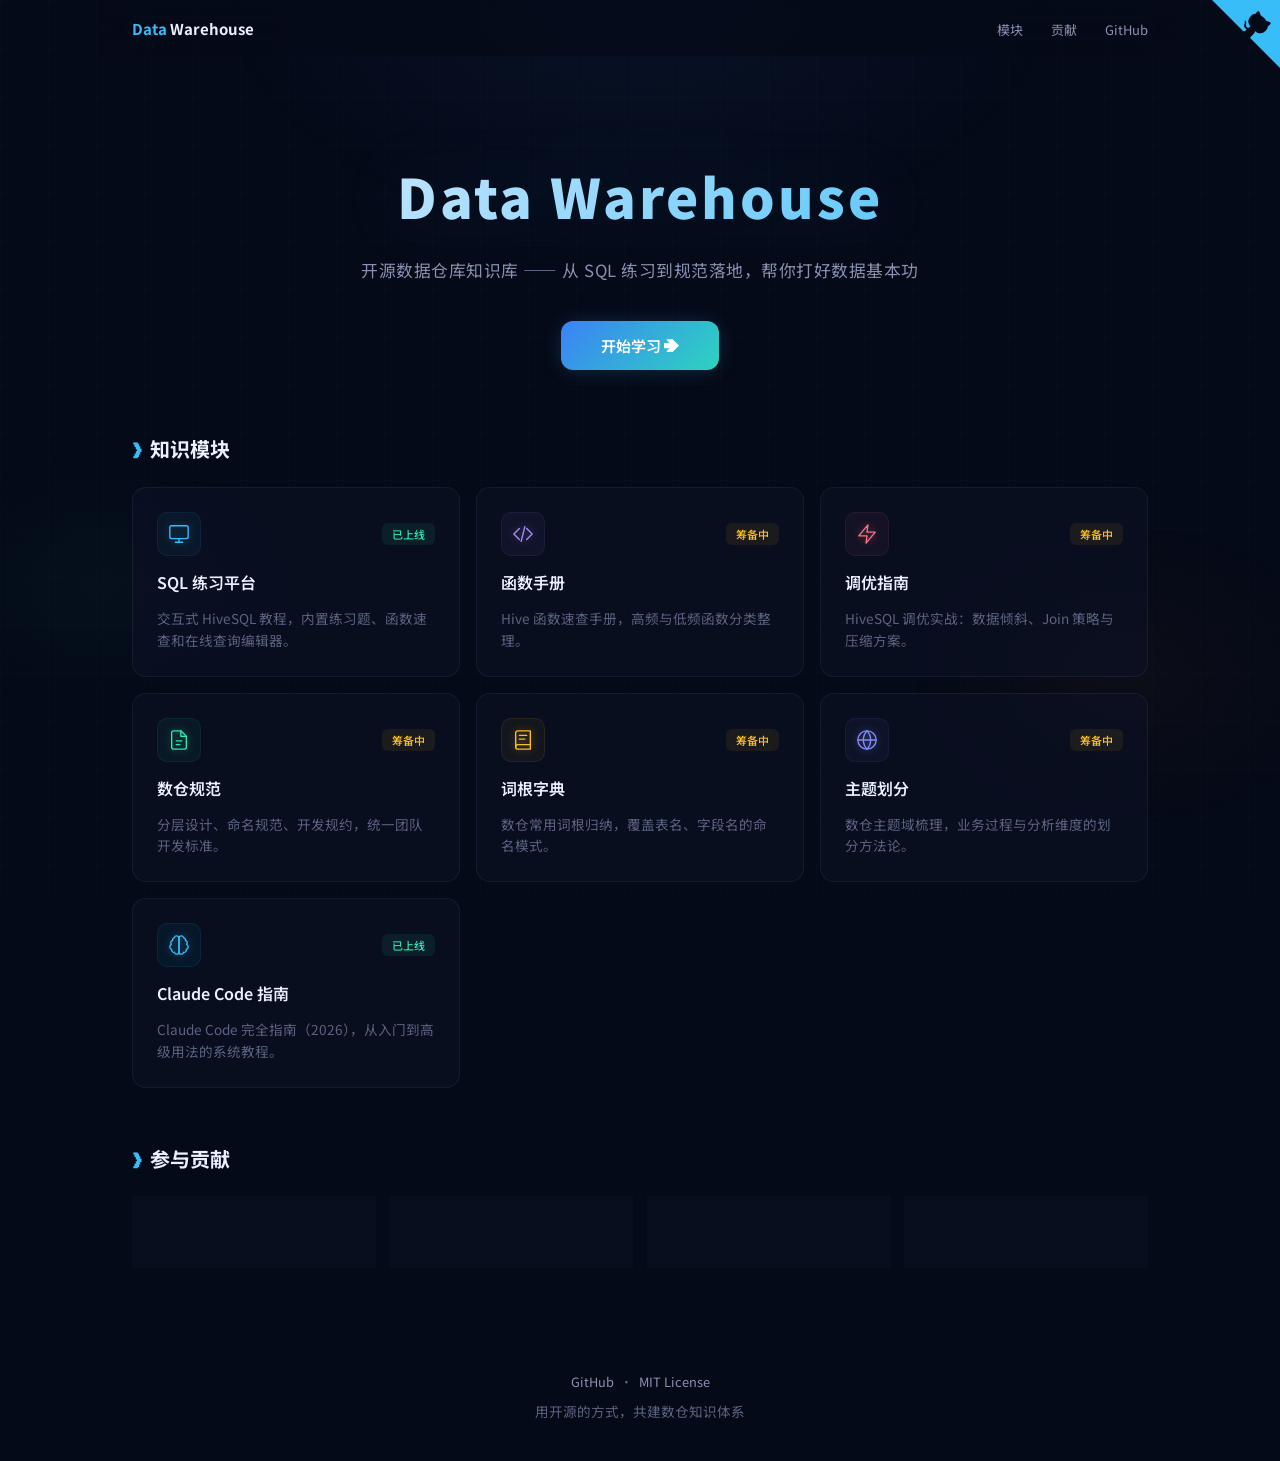
<file: index.html>
<!DOCTYPE html>
<html lang="zh-CN">
<head>
<meta charset="UTF-8">
<meta name="viewport" content="width=device-width, initial-scale=1.0">
<title>Data Warehouse - 数据仓库知识库</title>
<style>
@import url('https://fonts.googleapis.com/css2?family=Noto+Sans+SC:wght@400;500;700;900&display=swap');
*, *::before, *::after { margin: 0; padding: 0; box-sizing: border-box; }
:root {
  --bg-deep: #050a18;
  --bg-card: rgba(12,18,38,0.6);
  --bg-card-hover: rgba(20,30,56,0.7);
  --text-primary: #eaf0ff;
  --text-secondary: #8892b0;
  --text-muted: #5a6480;
  --accent: #38bdf8;
  --teal: #2de8b0;
  --gold: #fbbf24;
  --border-subtle: rgba(136,146,176,0.1);
  --border-accent: rgba(56,189,248,0.3);
  --radius: 14px;
}
html { scroll-behavior: smooth; }
body {
  min-height: 100vh;
  font-family: 'Noto Sans SC', 'PingFang SC', 'Segoe UI', sans-serif;
  background: var(--bg-deep);
  color: var(--text-primary);
}
body::before {
  content: '';
  position: fixed; inset: 0; z-index: 0;
  background-image:
    linear-gradient(rgba(255,255,255,0.012) 1px, transparent 1px),
    linear-gradient(90deg, rgba(255,255,255,0.012) 1px, transparent 1px);
  background-size: 48px 48px;
  pointer-events: none;
}
body::after {
  content: '';
  position: fixed; inset: 0; z-index: 0;
  background:
    radial-gradient(ellipse 55% 45% at 50% 0%, rgba(56,130,246,0.07) 0%, transparent 60%),
    radial-gradient(ellipse 35% 35% at 88% 75%, rgba(245,158,11,0.03) 0%, transparent 50%),
    radial-gradient(ellipse 30% 30% at 8% 65%, rgba(45,232,176,0.03) 0%, transparent 50%);
  pointer-events: none;
}

.container {
  max-width: 1080px;
  margin: 0 auto;
  padding: 0 32px;
  position: relative; z-index: 1;
}

/* ===== GitHub Corner ===== */
.github-corner svg { fill: var(--accent); color: var(--bg-deep); position: fixed; top: 0; right: 0; border: 0; z-index: 100; }
.github-corner:hover .octo-arm { animation: octocat-wave 560ms ease-in-out; }
@keyframes octocat-wave {
  0%,100% { transform: rotate(0); }
  20%,60% { transform: rotate(-25deg); }
  40%,80% { transform: rotate(10deg); }
}

/* ===== Navigation ===== */
.top-nav {
  position: sticky; top: 0; z-index: 50;
  max-width: 1080px; margin: 0 auto;
  padding: 0 32px; height: 56px;
  display: flex; align-items: center; justify-content: space-between;
  background: rgba(5,10,24,0.8);
  backdrop-filter: blur(16px);
}
.nav-logo { font-size: 15px; font-weight: 700; color: var(--text-primary); text-decoration: none; }
.nav-logo span { color: var(--accent); }
.nav-links { display: flex; gap: 28px; list-style: none; }
.nav-links a { color: var(--text-secondary); text-decoration: none; font-size: 13px; transition: color .2s; }
.nav-links a:hover { color: var(--accent); }

/* ===== Hero ===== */
.hero {
  padding: 100px 0 64px;
  text-align: center;
}
.hero h1 {
  font-size: clamp(2.6rem, 7vw, 3.4rem);
  font-weight: 900; letter-spacing: 3px;
  background: linear-gradient(135deg, #eaf0ff 0%, #38bdf8 50%, #2de8b0 100%);
  background-size: 200% 200%;
  -webkit-background-clip: text; -webkit-text-fill-color: transparent;
  background-clip: text;
  animation: gradientShift 6s ease infinite;
  filter: drop-shadow(0 0 32px rgba(56,189,248,0.1));
}
@keyframes gradientShift {
  0% { background-position: 0% 50%; }
  50% { background-position: 100% 50%; }
  100% { background-position: 0% 50%; }
}
.hero .tagline {
  font-size: 1.05rem; color: var(--text-secondary);
  margin-top: 20px; line-height: 1.8; letter-spacing: 0.5px;
}
.hero .hero-cta {
  display: inline-flex; align-items: center; gap: 8px;
  margin-top: 36px; padding: 14px 40px;
  background: linear-gradient(135deg, #3b82f6 0%, #2dd4bf 100%);
  color: #fff; font-size: 15px; font-weight: 600;
  border-radius: 12px; text-decoration: none;
  transition: all .3s;
  box-shadow: 0 0 20px rgba(59,130,246,0.15), 0 4px 24px rgba(45,216,176,0.08);
}
.hero .hero-cta:hover {
  transform: translateY(-2px);
  box-shadow: 0 0 32px rgba(59,130,246,0.3), 0 8px 36px rgba(45,216,176,0.15);
}

/* ===== Section ===== */
.section { margin-bottom: 56px; }
.section-title {
  font-size: 1.25rem; font-weight: 700;
  margin-bottom: 24px;
  color: var(--text-primary);
}
.section-title span { color: var(--accent); font-weight: 700; margin-right: 8px; }

/* ===== SVG Icons ===== */
.icon-svg {
  width: 22px; height: 22px;
  stroke: var(--accent);
  stroke-width: 1.5;
  fill: none;
  stroke-linecap: round;
  stroke-linejoin: round;
  filter: drop-shadow(0 0 4px rgba(56,189,248,0.4));
  transition: filter .3s;
}
.card:hover .icon-svg {
  filter: drop-shadow(0 0 8px rgba(56,189,248,0.6));
}
/* 不同卡片不同色 */
.icon-teal { stroke: var(--teal); filter: drop-shadow(0 0 4px rgba(45,232,176,0.4)); }
.card:hover .icon-teal { filter: drop-shadow(0 0 8px rgba(45,232,176,0.6)); }
.icon-gold { stroke: var(--gold); filter: drop-shadow(0 0 4px rgba(251,191,36,0.4)); }
.card:hover .icon-gold { filter: drop-shadow(0 0 8px rgba(251,191,36,0.6)); }
.icon-purple { stroke: #a78bfa; filter: drop-shadow(0 0 4px rgba(167,139,250,0.4)); }
.card:hover .icon-purple { filter: drop-shadow(0 0 8px rgba(167,139,250,0.6)); }
.icon-coral { stroke: #fb7185; filter: drop-shadow(0 0 4px rgba(251,113,133,0.4)); }
.card:hover .icon-coral { filter: drop-shadow(0 0 8px rgba(251,113,133,0.6)); }

.icon-wrap {
  width: 44px; height: 44px;
  display: flex; align-items: center; justify-content: center;
  border-radius: 10px;
  background: rgba(56,189,248,0.05);
  border: 1px solid rgba(56,189,248,0.08);
  transition: all .3s;
}
.icon-wrap-teal { background: rgba(45,232,176,0.05); border-color: rgba(45,232,176,0.08); }
.icon-wrap-gold { background: rgba(251,191,36,0.05); border-color: rgba(251,191,36,0.08); }
.icon-wrap-purple { background: rgba(167,139,250,0.05); border-color: rgba(167,139,250,0.08); }
.icon-wrap-coral { background: rgba(251,113,133,0.05); border-color: rgba(251,113,133,0.08); }

/* ===== Card Grid ===== */
.card-grid {
  display: grid;
  grid-template-columns: repeat(3, 1fr);
  gap: 16px;
}
.card {
  background: var(--bg-card);
  border: 1px solid var(--border-subtle);
  border-radius: var(--radius);
  padding: 24px;
  text-decoration: none; color: var(--text-primary);
  transition: all .3s ease;
  display: flex; flex-direction: column; gap: 14px;
  backdrop-filter: blur(8px);
}
.card:hover {
  background: var(--bg-card-hover);
  border-color: var(--border-accent);
  transform: translateY(-4px);
  box-shadow: 0 12px 40px rgba(56,189,248,0.06);
}
.card .card-top { display: flex; align-items: center; justify-content: space-between; }
.card .badge {
  font-size: 11px; padding: 3px 10px;
  border-radius: 6px; font-weight: 500;
}
.badge-ready { background: rgba(45,232,176,0.08); color: var(--teal); }
.badge-soon { background: rgba(251,191,36,0.08); color: var(--gold); }
.card .card-title { font-size: 1rem; font-weight: 600; }
.card .card-desc { font-size: 0.85rem; color: var(--text-muted); line-height: 1.6; }

/* ===== Link Grid ===== */
.link-grid {
  display: grid;
  grid-template-columns: repeat(4, 1fr);
  gap: 14px;
}
.link-item {
  display: flex; align-items: center; gap: 12px;
  padding: 16px 18px;
  background: var(--bg-card);
  border: 1px solid var(--border-subtle);
  border-radius: var(--radius);
  text-decoration: none; color: var(--text-primary);
  transition: all .3s;
  backdrop-filter: blur(8px);
}
.link-item:hover {
  border-color: var(--border-accent);
  background: var(--bg-card-hover);
  transform: translateY(-2px);
  box-shadow: 0 8px 24px rgba(56,189,248,0.05);
}
.link-icon-svg {
  width: 18px; height: 18px; flex-shrink: 0;
  stroke: var(--accent); stroke-width: 1.5; fill: none;
  stroke-linecap: round; stroke-linejoin: round;
  filter: drop-shadow(0 0 3px rgba(56,189,248,0.4));
}
.link-item .link-text { font-size: 13px; font-weight: 500; }
.link-item .link-sub { font-size: 11px; color: var(--text-muted); margin-top: 2px; }

/* ===== Footer ===== */
.site-footer {
  text-align: center; padding: 48px 0 40px;
  font-size: 0.8rem; color: var(--text-muted);
}
.site-footer a { color: var(--text-secondary); text-decoration: none; }
.site-footer a:hover { color: var(--accent); }
.site-footer .footer-tagline { margin-top: 10px; font-size: 0.85rem; }

/* ===== Fade In ===== */
.fade-in {
  opacity: 0; transform: translateY(20px);
  animation: fadeInUp 0.8s ease-out forwards;
}
.fade-in-d1 { animation-delay: 0s; }
.fade-in-d2 { animation-delay: 0.15s; }
.fade-in-d3 { animation-delay: 0.3s; }
@keyframes fadeInUp {
  to { opacity: 1; transform: translateY(0); }
}

/* ===== Responsive ===== */
@media (max-width: 860px) {
  .container { padding: 0 20px; }
  .top-nav { padding: 0 20px; }
  .card-grid { grid-template-columns: repeat(2, 1fr); }
  .link-grid { grid-template-columns: repeat(2, 1fr); }
}
@media (max-width: 540px) {
  .hero { padding: 72px 0 48px; }
  .card-grid { grid-template-columns: 1fr; }
  .link-grid { grid-template-columns: 1fr; }
  .nav-links { gap: 16px; }
}
</style>
</head>
<body>

<!-- GitHub Corner -->
<a href="https://github.com/datanote1018/data-warehouse" class="github-corner" target="_blank" aria-label="View on GitHub">
  <svg width="68" height="68" viewBox="0 0 250 250" aria-hidden="true">
    <path d="M0,0 L115,115 L130,115 L142,142 L250,250 L250,0 Z"></path>
    <path d="M128.3,109.0 C113.8,99.7 119.0,89.6 119.0,89.6 C122.0,82.7 120.5,78.6 120.5,78.6 C119.2,72.0 123.4,76.3 123.4,76.3 C127.3,80.9 125.5,87.3 125.5,87.3 C122.9,97.6 130.6,101.9 134.4,103.2" fill="currentColor" style="transform-origin:130px 106px;" class="octo-arm"></path>
    <path d="M115.0,115.0 C114.9,115.1 118.7,116.5 119.8,115.4 L133.7,101.6 C136.9,99.2 139.9,98.4 142.2,98.6 C133.8,88.0 127.5,74.4 143.8,58.0 C148.5,53.4 154.0,51.2 159.7,51.0 C160.3,49.4 163.2,43.6 171.4,40.1 C171.4,40.1 176.1,42.5 178.8,56.2 C183.1,58.6 187.2,61.8 190.9,65.4 C194.5,69.0 197.7,73.2 200.1,77.6 C213.8,80.2 216.3,84.9 216.3,84.9 C212.7,93.1 206.9,96.0 205.4,96.6 C205.1,102.4 203.0,107.8 198.3,112.5 C181.9,128.9 168.3,122.5 157.7,114.1 C157.9,116.9 156.7,120.9 152.7,124.9 L141.0,136.5 C139.8,137.7 141.6,141.9 141.8,141.8 Z" fill="currentColor"></path>
  </svg>
</a>

<!-- Navigation -->
<nav class="top-nav">
  <a class="nav-logo" href="index.html"><span>Data</span> Warehouse</a>
  <ul class="nav-links">
    <li><a href="#modules">模块</a></li>
    <li><a href="#community">贡献</a></li>
    <li><a href="https://github.com/datanote1018/data-warehouse" target="_blank">GitHub</a></li>
  </ul>
</nav>

<div class="container">

  <!-- Hero -->
  <section class="hero fade-in fade-in-d1">
    <h1>Data Warehouse</h1>
    <p class="tagline">开源数据仓库知识库 —— 从 SQL 练习到规范落地，帮你打好数据基本功</p>
    <a class="hero-cta" href="sql-tutorial/sql_practice.html">开始学习 &#10132;</a>
  </section>

  <!-- Modules -->
  <div class="section fade-in fade-in-d2" id="modules">
    <h2 class="section-title"><span>&#10095;</span>知识模块</h2>
    <div class="card-grid">

      <a class="card" href="sql-tutorial/sql_practice.html">
        <div class="card-top">
          <div class="icon-wrap">
            <svg class="icon-svg" viewBox="0 0 24 24"><rect x="2" y="3" width="20" height="14" rx="2"/><line x1="8" y1="21" x2="16" y2="21"/><line x1="12" y1="17" x2="12" y2="21"/></svg>
          </div>
          <span class="badge badge-ready">已上线</span>
        </div>
        <div class="card-title">SQL 练习平台</div>
        <div class="card-desc">交互式 HiveSQL 教程，内置练习题、函数速查和在线查询编辑器。</div>
      </a>

      <a class="card" href="functions/">
        <div class="card-top">
          <div class="icon-wrap icon-wrap-purple">
            <svg class="icon-svg icon-purple" viewBox="0 0 24 24"><polyline points="16 18 22 12 16 6"/><polyline points="8 6 2 12 8 18"/><line x1="14" y1="4" x2="10" y2="20"/></svg>
          </div>
          <span class="badge badge-soon">筹备中</span>
        </div>
        <div class="card-title">函数手册</div>
        <div class="card-desc">Hive 函数速查手册，高频与低频函数分类整理。</div>
      </a>

      <a class="card" href="optimization/">
        <div class="card-top">
          <div class="icon-wrap icon-wrap-coral">
            <svg class="icon-svg icon-coral" viewBox="0 0 24 24"><polygon points="13 2 3 14 12 14 11 22 21 10 12 10 13 2"/></svg>
          </div>
          <span class="badge badge-soon">筹备中</span>
        </div>
        <div class="card-title">调优指南</div>
        <div class="card-desc">HiveSQL 调优实战：数据倾斜、Join 策略与压缩方案。</div>
      </a>

      <a class="card" href="standards/">
        <div class="card-top">
          <div class="icon-wrap icon-wrap-teal">
            <svg class="icon-svg icon-teal" viewBox="0 0 24 24"><path d="M14 2H6a2 2 0 0 0-2 2v16a2 2 0 0 0 2 2h12a2 2 0 0 0 2-2V8z"/><polyline points="14 2 14 8 20 8"/><line x1="9" y1="13" x2="15" y2="13"/><line x1="9" y1="17" x2="13" y2="17"/></svg>
          </div>
          <span class="badge badge-soon">筹备中</span>
        </div>
        <div class="card-title">数仓规范</div>
        <div class="card-desc">分层设计、命名规范、开发规约，统一团队开发标准。</div>
      </a>

      <a class="card" href="glossary/">
        <div class="card-top">
          <div class="icon-wrap icon-wrap-gold">
            <svg class="icon-svg icon-gold" viewBox="0 0 24 24"><path d="M4 19.5A2.5 2.5 0 0 1 6.5 17H20"/><path d="M6.5 2H20v20H6.5A2.5 2.5 0 0 1 4 19.5v-15A2.5 2.5 0 0 1 6.5 2z"/><line x1="8" y1="7" x2="16" y2="7"/><line x1="8" y1="11" x2="14" y2="11"/></svg>
          </div>
          <span class="badge badge-soon">筹备中</span>
        </div>
        <div class="card-title">词根字典</div>
        <div class="card-desc">数仓常用词根归纳，覆盖表名、字段名的命名模式。</div>
      </a>

      <a class="card" href="topics/">
        <div class="card-top">
          <div class="icon-wrap" style="background:rgba(129,140,248,0.05);border-color:rgba(129,140,248,0.08);">
            <svg class="icon-svg" style="stroke:#818cf8;filter:drop-shadow(0 0 4px rgba(129,140,248,0.4));" viewBox="0 0 24 24"><circle cx="12" cy="12" r="10"/><path d="M2 12h20"/><path d="M12 2a15.3 15.3 0 0 1 4 10 15.3 15.3 0 0 1-4 10 15.3 15.3 0 0 1-4-10 15.3 15.3 0 0 1 4-10z"/></svg>
          </div>
          <span class="badge badge-soon">筹备中</span>
        </div>
        <div class="card-title">主题划分</div>
        <div class="card-desc">数仓主题域梳理，业务过程与分析维度的划分方法论。</div>
      </a>

      <a class="card" href="guides/claude-code-guide.html">
        <div class="card-top">
          <div class="icon-wrap" style="background:rgba(0,217,255,0.05);border-color:rgba(0,217,255,0.08);">
            <svg class="icon-svg" viewBox="0 0 24 24"><path d="M9.5 2A2.5 2.5 0 0 1 12 4.5v15a2.5 2.5 0 0 1-4.96.44 2.5 2.5 0 0 1-2.96-3.08 3 3 0 0 1-.34-5.58 2.5 2.5 0 0 1 1.32-4.24 2.5 2.5 0 0 1 1.98-3A2.5 2.5 0 0 1 9.5 2z"/><path d="M14.5 2A2.5 2.5 0 0 0 12 4.5v15a2.5 2.5 0 0 0 4.96.44 2.5 2.5 0 0 0 2.96-3.08 3 3 0 0 0 .34-5.58 2.5 2.5 0 0 0-1.32-4.24 2.5 2.5 0 0 0-1.98-3A2.5 2.5 0 0 0 14.5 2z"/></svg>
          </div>
          <span class="badge badge-ready">已上线</span>
        </div>
        <div class="card-title">Claude Code 指南</div>
        <div class="card-desc">Claude Code 完全指南（2026），从入门到高级用法的系统教程。</div>
      </a>

    </div>
  </div>

  <!-- Community -->
  <div class="section fade-in fade-in-d3" id="community">
    <h2 class="section-title"><span>&#10095;</span>参与贡献</h2>
    <div class="link-grid">

      <a class="link-item" href="contributing.html">
        <svg class="link-icon-svg" viewBox="0 0 24 24"><path d="M12 20h9"/><path d="M16.5 3.5a2.121 2.121 0 0 1 3 3L7 19l-4 1 1-4L16.5 3.5z"/></svg>
        <div>
          <div class="link-text">贡献指南</div>
          <div class="link-sub">了解如何参与项目</div>
        </div>
      </a>

      <a class="link-item" href="https://github.com/datanote1018/data-warehouse/issues/new/choose" target="_blank">
        <svg class="link-icon-svg" viewBox="0 0 24 24"><path d="M21 15a2 2 0 0 1-2 2H7l-4 4V5a2 2 0 0 1 2-2h14a2 2 0 0 1 2 2z"/></svg>
        <div>
          <div class="link-text">提交建议</div>
          <div class="link-sub">反馈或建议新内容</div>
        </div>
      </a>

      <a class="link-item" href="https://github.com/datanote1018/data-warehouse/pulls" target="_blank">
        <svg class="link-icon-svg" viewBox="0 0 24 24"><circle cx="18" cy="18" r="3"/><circle cx="6" cy="6" r="3"/><path d="M6 21V9a9 9 0 0 0 9 9"/></svg>
        <div>
          <div class="link-text">合并请求</div>
          <div class="link-sub">查看进行中的贡献</div>
        </div>
      </a>

      <a class="link-item" href="https://github.com/datanote1018/data-warehouse/issues" target="_blank">
        <svg class="link-icon-svg" viewBox="0 0 24 24"><circle cx="12" cy="12" r="10"/><line x1="12" y1="8" x2="12" y2="12"/><line x1="12" y1="16" x2="12.01" y2="16"/></svg>
        <div>
          <div class="link-text">问题追踪</div>
          <div class="link-sub">查看待解决的问题</div>
        </div>
      </a>

    </div>
  </div>

  <!-- Footer -->
  <footer class="site-footer">
    <p><a href="https://github.com/datanote1018/data-warehouse" target="_blank">GitHub</a> &nbsp;&middot;&nbsp; <a href="https://github.com/datanote1018/data-warehouse/blob/master/LICENSE" target="_blank">MIT License</a></p>
    <p class="footer-tagline">用开源的方式，共建数仓知识体系</p>
  </footer>

</div>

</body>
</html>
</file>
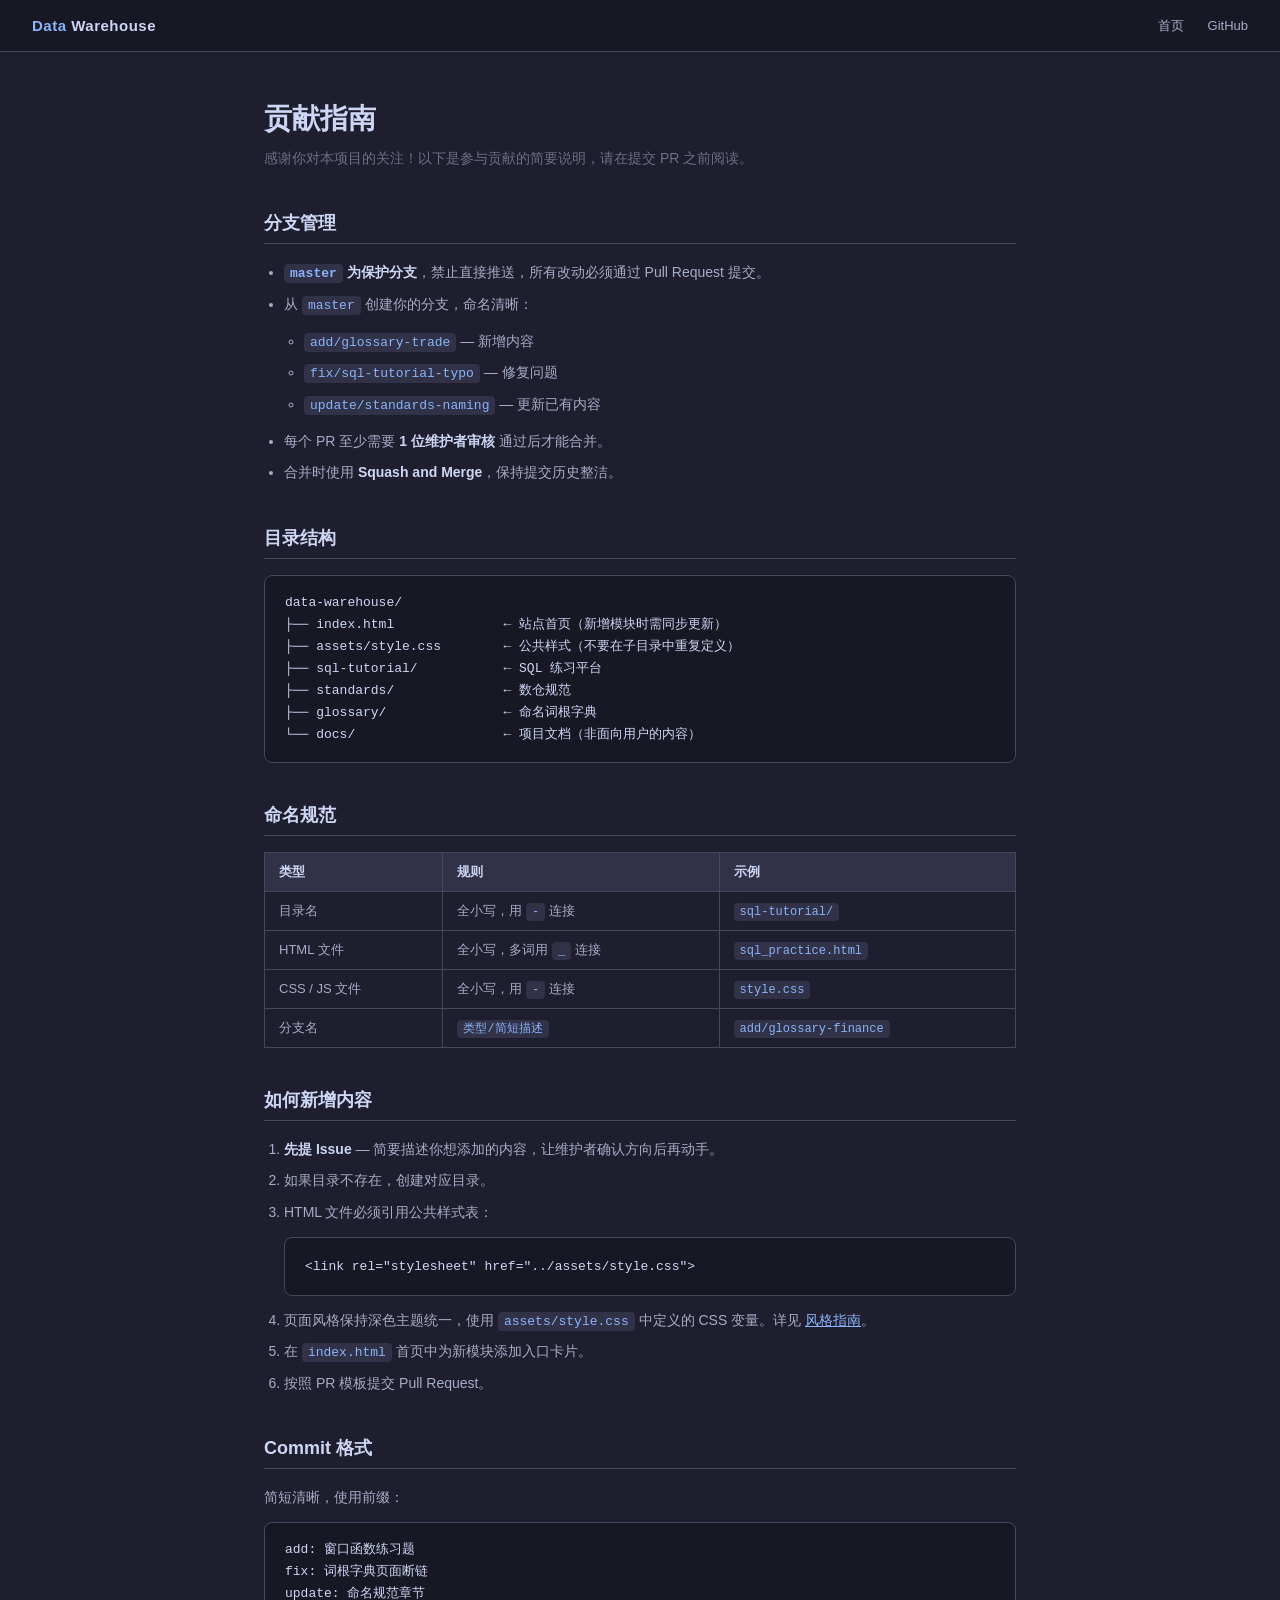
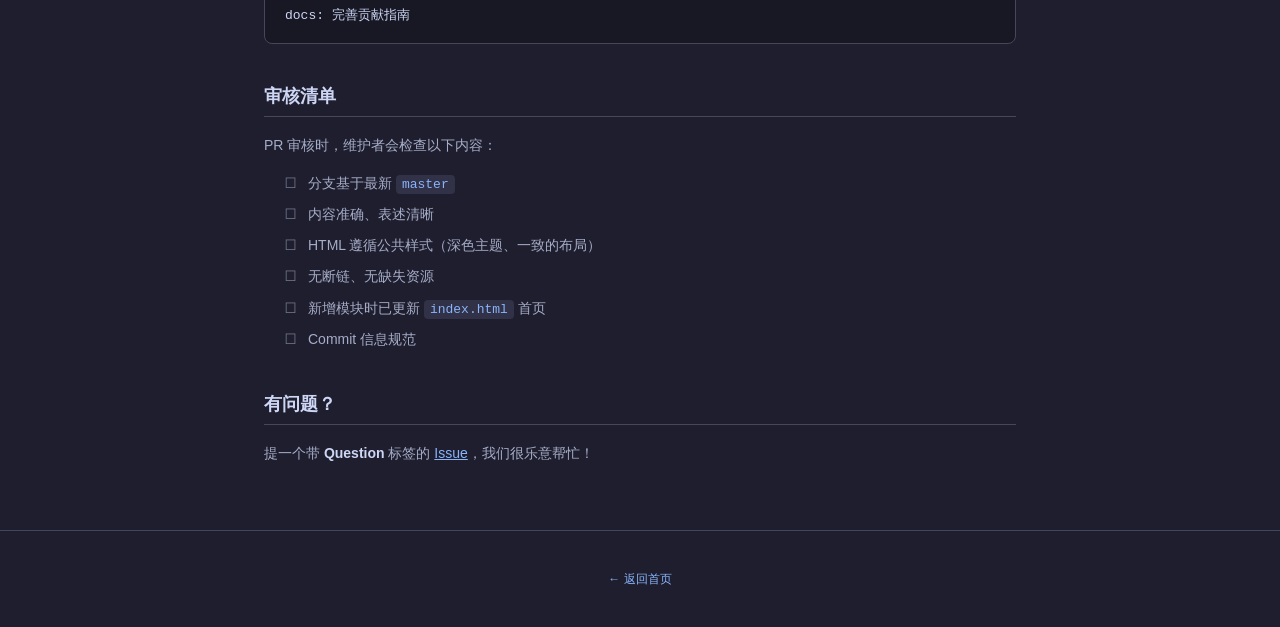
<file: contributing.html>
<!DOCTYPE html>
<html lang="zh-CN">
<head>
<meta charset="UTF-8">
<meta name="viewport" content="width=device-width, initial-scale=1.0">
<title>贡献指南 - Data Warehouse</title>
<link rel="stylesheet" href="assets/style.css">
<style>
.doc-container {
  max-width: 800px;
  margin: 0 auto;
  padding: 48px 24px 64px;
}
.doc-container h1 {
  font-size: 28px;
  font-weight: 700;
  margin-bottom: 8px;
}
.doc-container .doc-subtitle {
  font-size: 14px;
  color: var(--text-muted);
  margin-bottom: 40px;
}
.doc-container h2 {
  font-size: 18px;
  font-weight: 700;
  margin-top: 40px;
  margin-bottom: 16px;
  padding-bottom: 8px;
  border-bottom: 1px solid var(--border);
}
.doc-container p, .doc-container li {
  font-size: 14px;
  line-height: 1.8;
  color: var(--text-secondary);
}
.doc-container ul, .doc-container ol {
  padding-left: 20px;
  margin: 12px 0;
}
.doc-container li { margin-bottom: 6px; }
.doc-container code {
  background: var(--bg-hover);
  padding: 2px 6px;
  border-radius: 4px;
  font-family: 'Consolas', 'Fira Code', monospace;
  font-size: 13px;
  color: var(--accent);
}
.doc-container pre {
  background: var(--bg-secondary);
  border: 1px solid var(--border);
  border-radius: var(--radius);
  padding: 16px 20px;
  margin: 12px 0;
  overflow-x: auto;
}
.doc-container pre code {
  background: none;
  padding: 0;
  font-size: 13px;
  color: var(--text-primary);
  line-height: 1.7;
}
.doc-container strong { color: var(--text-primary); }
.doc-table {
  width: 100%;
  border-collapse: collapse;
  margin: 12px 0;
  font-size: 13px;
}
.doc-table th {
  background: var(--bg-hover);
  padding: 10px 14px;
  text-align: left;
  font-weight: 600;
  color: var(--text-primary);
  border: 1px solid var(--border);
}
.doc-table td {
  padding: 10px 14px;
  border: 1px solid var(--border);
  color: var(--text-secondary);
}
.doc-table code { font-size: 12px; }
.checklist { list-style: none; padding-left: 0; }
.checklist li { padding-left: 24px; position: relative; }
.checklist li::before {
  content: '☐';
  position: absolute;
  left: 0;
  color: var(--text-muted);
}
</style>
</head>
<body>

<nav class="top-nav">
  <a class="nav-logo" href="index.html"><span>Data</span> Warehouse</a>
  <ul class="nav-links">
    <li><a href="index.html">首页</a></li>
    <li><a href="https://github.com/datanote1018/data-warehouse" target="_blank">GitHub</a></li>
  </ul>
</nav>

<div class="doc-container">

  <h1>贡献指南</h1>
  <p class="doc-subtitle">感谢你对本项目的关注！以下是参与贡献的简要说明，请在提交 PR 之前阅读。</p>

  <h2>分支管理</h2>
  <ul>
    <li><strong><code>master</code> 为保护分支</strong>，禁止直接推送，所有改动必须通过 Pull Request 提交。</li>
    <li>从 <code>master</code> 创建你的分支，命名清晰：
      <ul>
        <li><code>add/glossary-trade</code> — 新增内容</li>
        <li><code>fix/sql-tutorial-typo</code> — 修复问题</li>
        <li><code>update/standards-naming</code> — 更新已有内容</li>
      </ul>
    </li>
    <li>每个 PR 至少需要 <strong>1 位维护者审核</strong> 通过后才能合并。</li>
    <li>合并时使用 <strong>Squash and Merge</strong>，保持提交历史整洁。</li>
  </ul>

  <h2>目录结构</h2>
  <pre><code>data-warehouse/
├── index.html              ← 站点首页（新增模块时需同步更新）
├── assets/style.css        ← 公共样式（不要在子目录中重复定义）
├── sql-tutorial/           ← SQL 练习平台
├── standards/              ← 数仓规范
├── glossary/               ← 命名词根字典
└── docs/                   ← 项目文档（非面向用户的内容）</code></pre>

  <h2>命名规范</h2>
  <table class="doc-table">
    <tr><th>类型</th><th>规则</th><th>示例</th></tr>
    <tr><td>目录名</td><td>全小写，用 <code>-</code> 连接</td><td><code>sql-tutorial/</code></td></tr>
    <tr><td>HTML 文件</td><td>全小写，多词用 <code>_</code> 连接</td><td><code>sql_practice.html</code></td></tr>
    <tr><td>CSS / JS 文件</td><td>全小写，用 <code>-</code> 连接</td><td><code>style.css</code></td></tr>
    <tr><td>分支名</td><td><code>类型/简短描述</code></td><td><code>add/glossary-finance</code></td></tr>
  </table>

  <h2>如何新增内容</h2>
  <ol>
    <li><strong>先提 Issue</strong> — 简要描述你想添加的内容，让维护者确认方向后再动手。</li>
    <li>如果目录不存在，创建对应目录。</li>
    <li>HTML 文件必须引用公共样式表：
      <pre><code>&lt;link rel="stylesheet" href="../assets/style.css"&gt;</code></pre>
    </li>
    <li>页面风格保持深色主题统一，使用 <code>assets/style.css</code> 中定义的 CSS 变量。详见 <a href="https://github.com/datanote1018/data-warehouse/blob/master/docs/style-guide.md" target="_blank" style="color:var(--accent);">风格指南</a>。</li>
    <li>在 <code>index.html</code> 首页中为新模块添加入口卡片。</li>
    <li>按照 PR 模板提交 Pull Request。</li>
  </ol>

  <h2>Commit 格式</h2>
  <p>简短清晰，使用前缀：</p>
  <pre><code>add: 窗口函数练习题
fix: 词根字典页面断链
update: 命名规范章节
docs: 完善贡献指南</code></pre>

  <h2>审核清单</h2>
  <p>PR 审核时，维护者会检查以下内容：</p>
  <ul class="checklist">
    <li>分支基于最新 <code>master</code></li>
    <li>内容准确、表述清晰</li>
    <li>HTML 遵循公共样式（深色主题、一致的布局）</li>
    <li>无断链、无缺失资源</li>
    <li>新增模块时已更新 <code>index.html</code> 首页</li>
    <li>Commit 信息规范</li>
  </ul>

  <h2>有问题？</h2>
  <p>提一个带 <strong>Question</strong> 标签的 <a href="https://github.com/datanote1018/data-warehouse/issues/new" target="_blank" style="color:var(--accent);">Issue</a>，我们很乐意帮忙！</p>

</div>

<footer class="site-footer">
  <p><a href="index.html">&larr; 返回首页</a></p>
</footer>

</body>
</html>
</file>
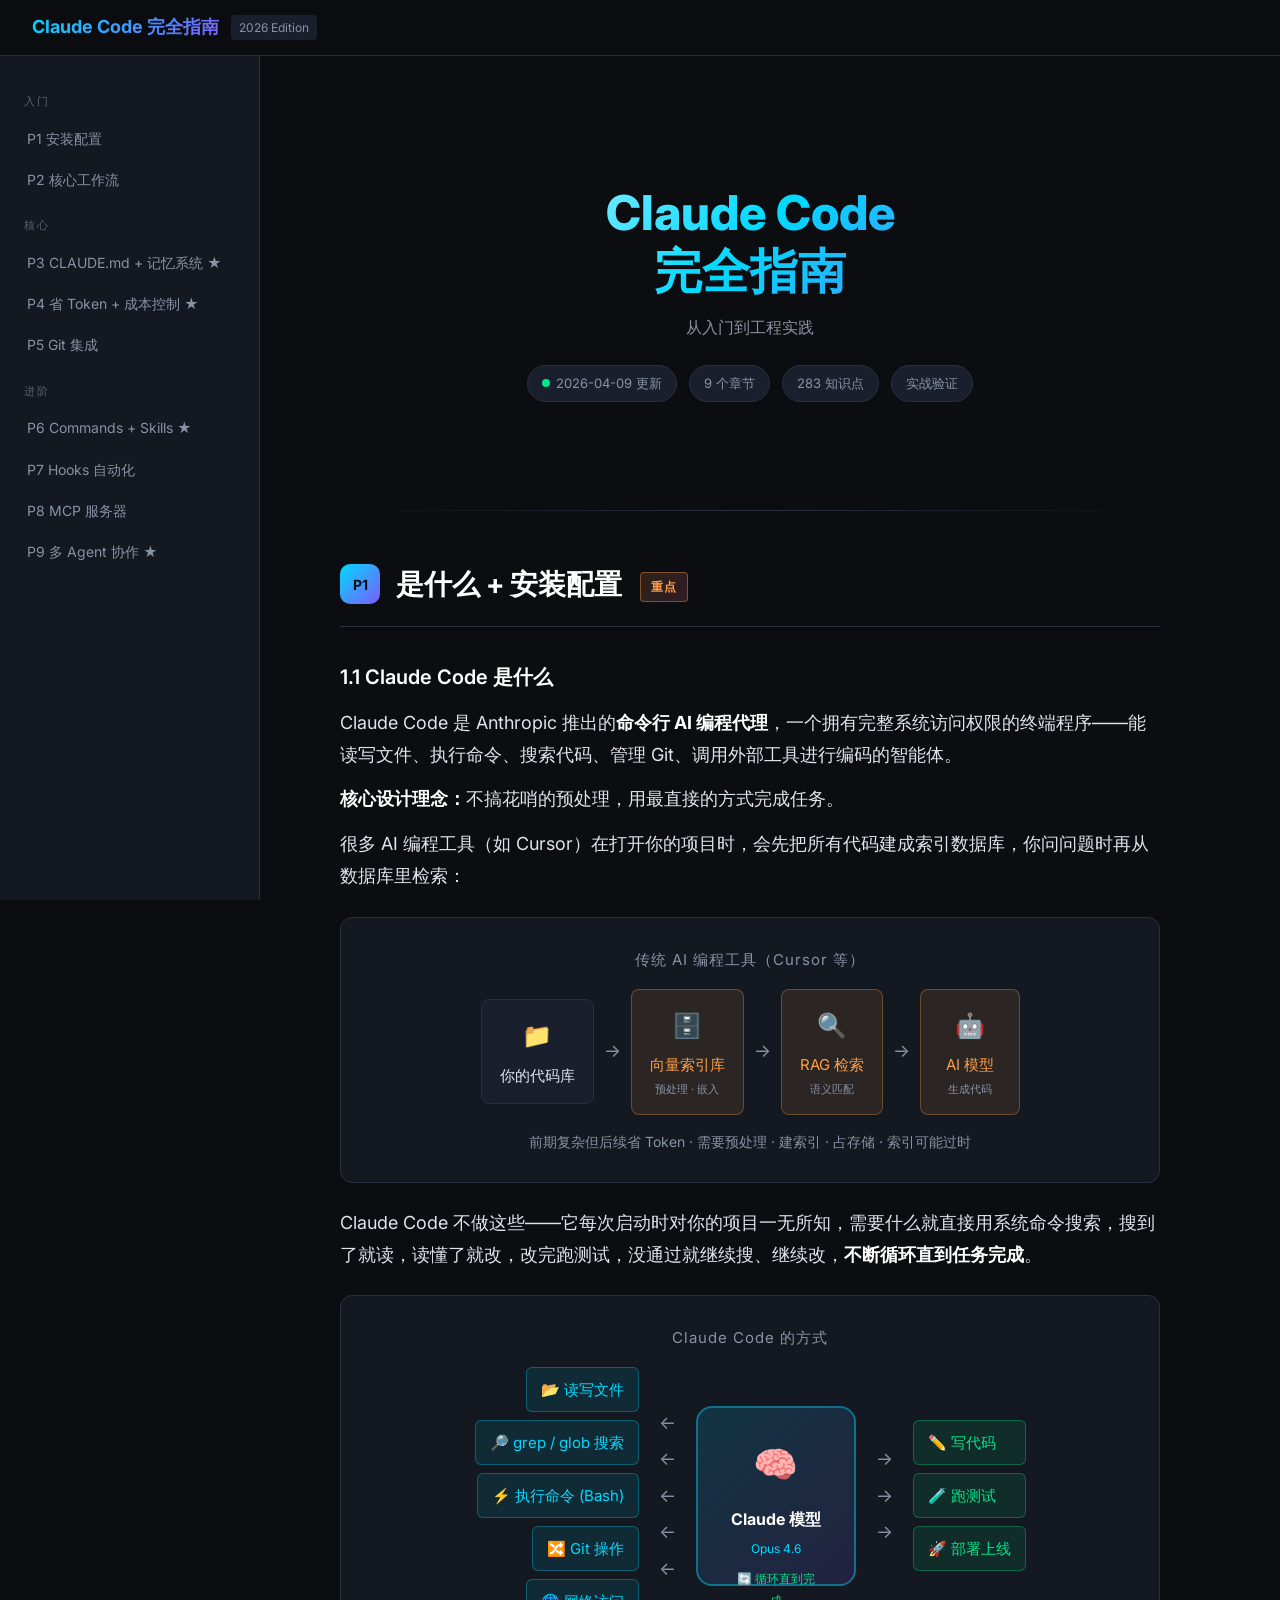
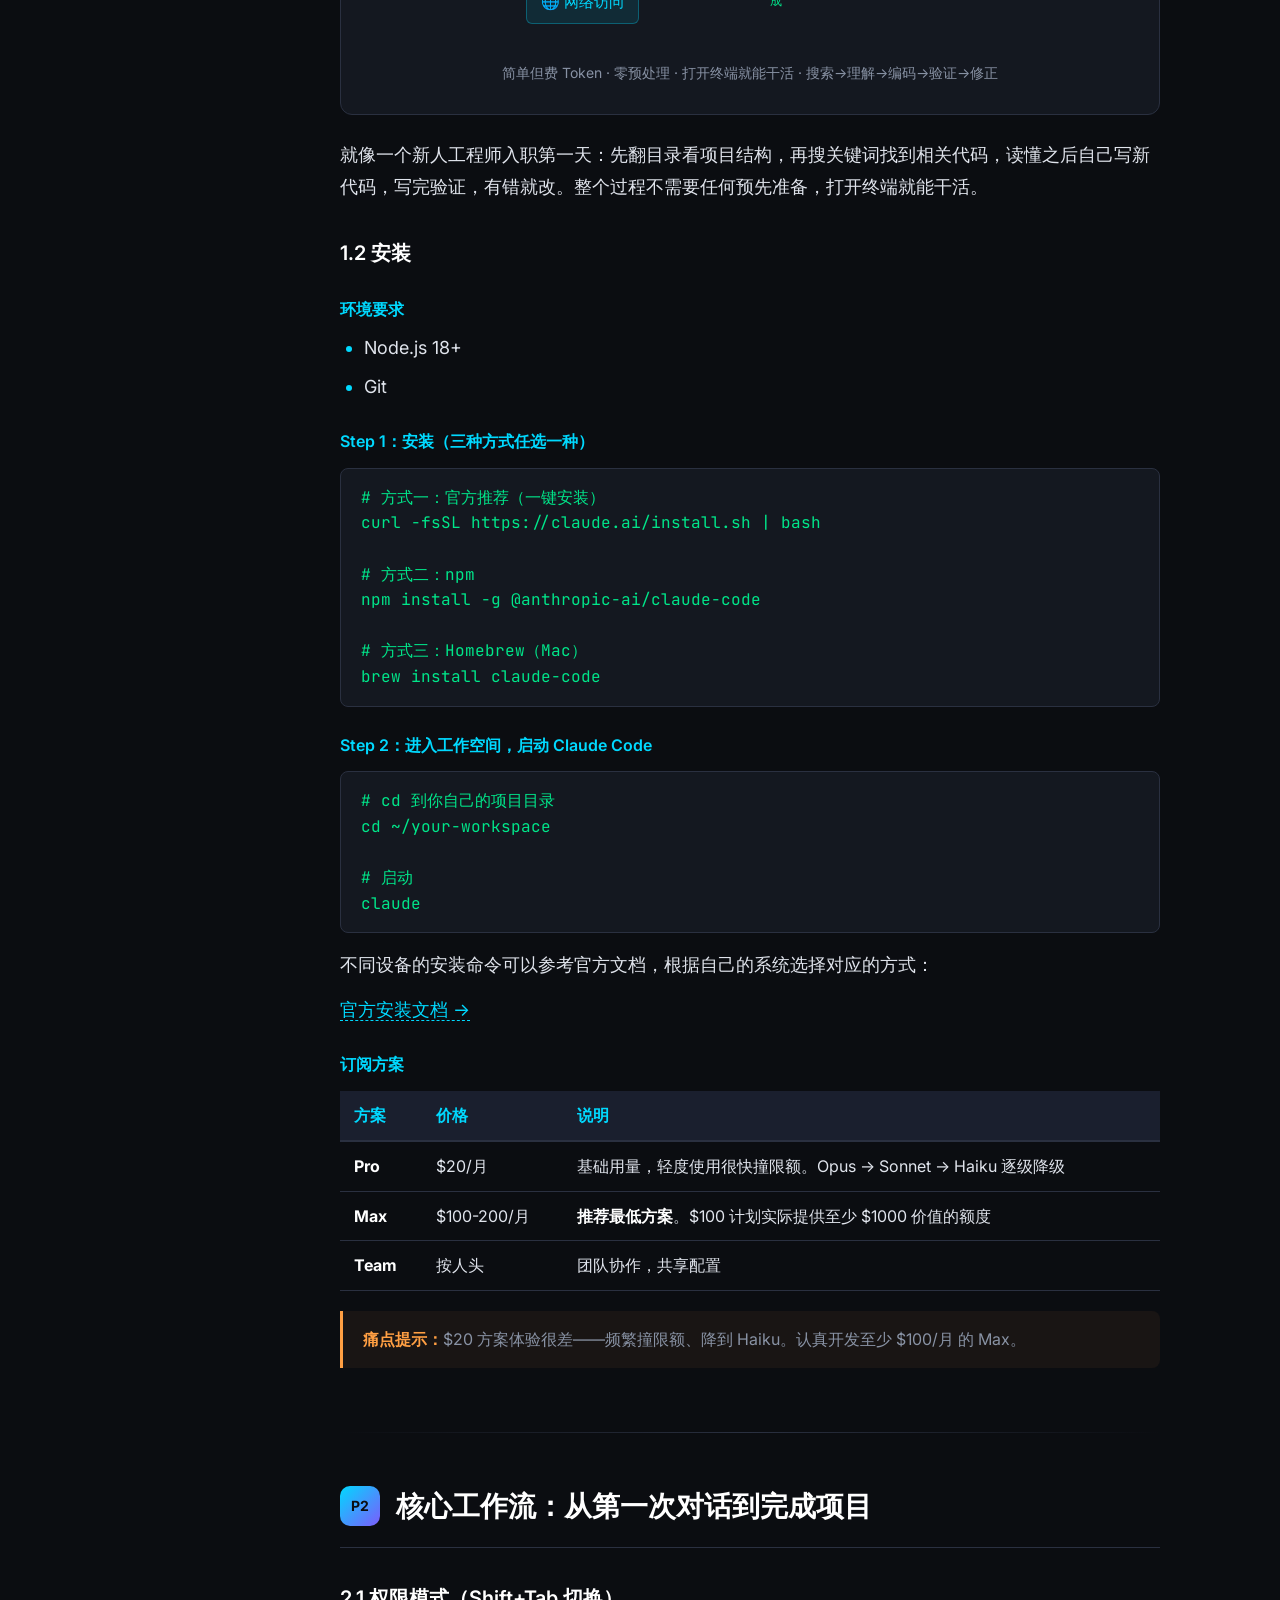
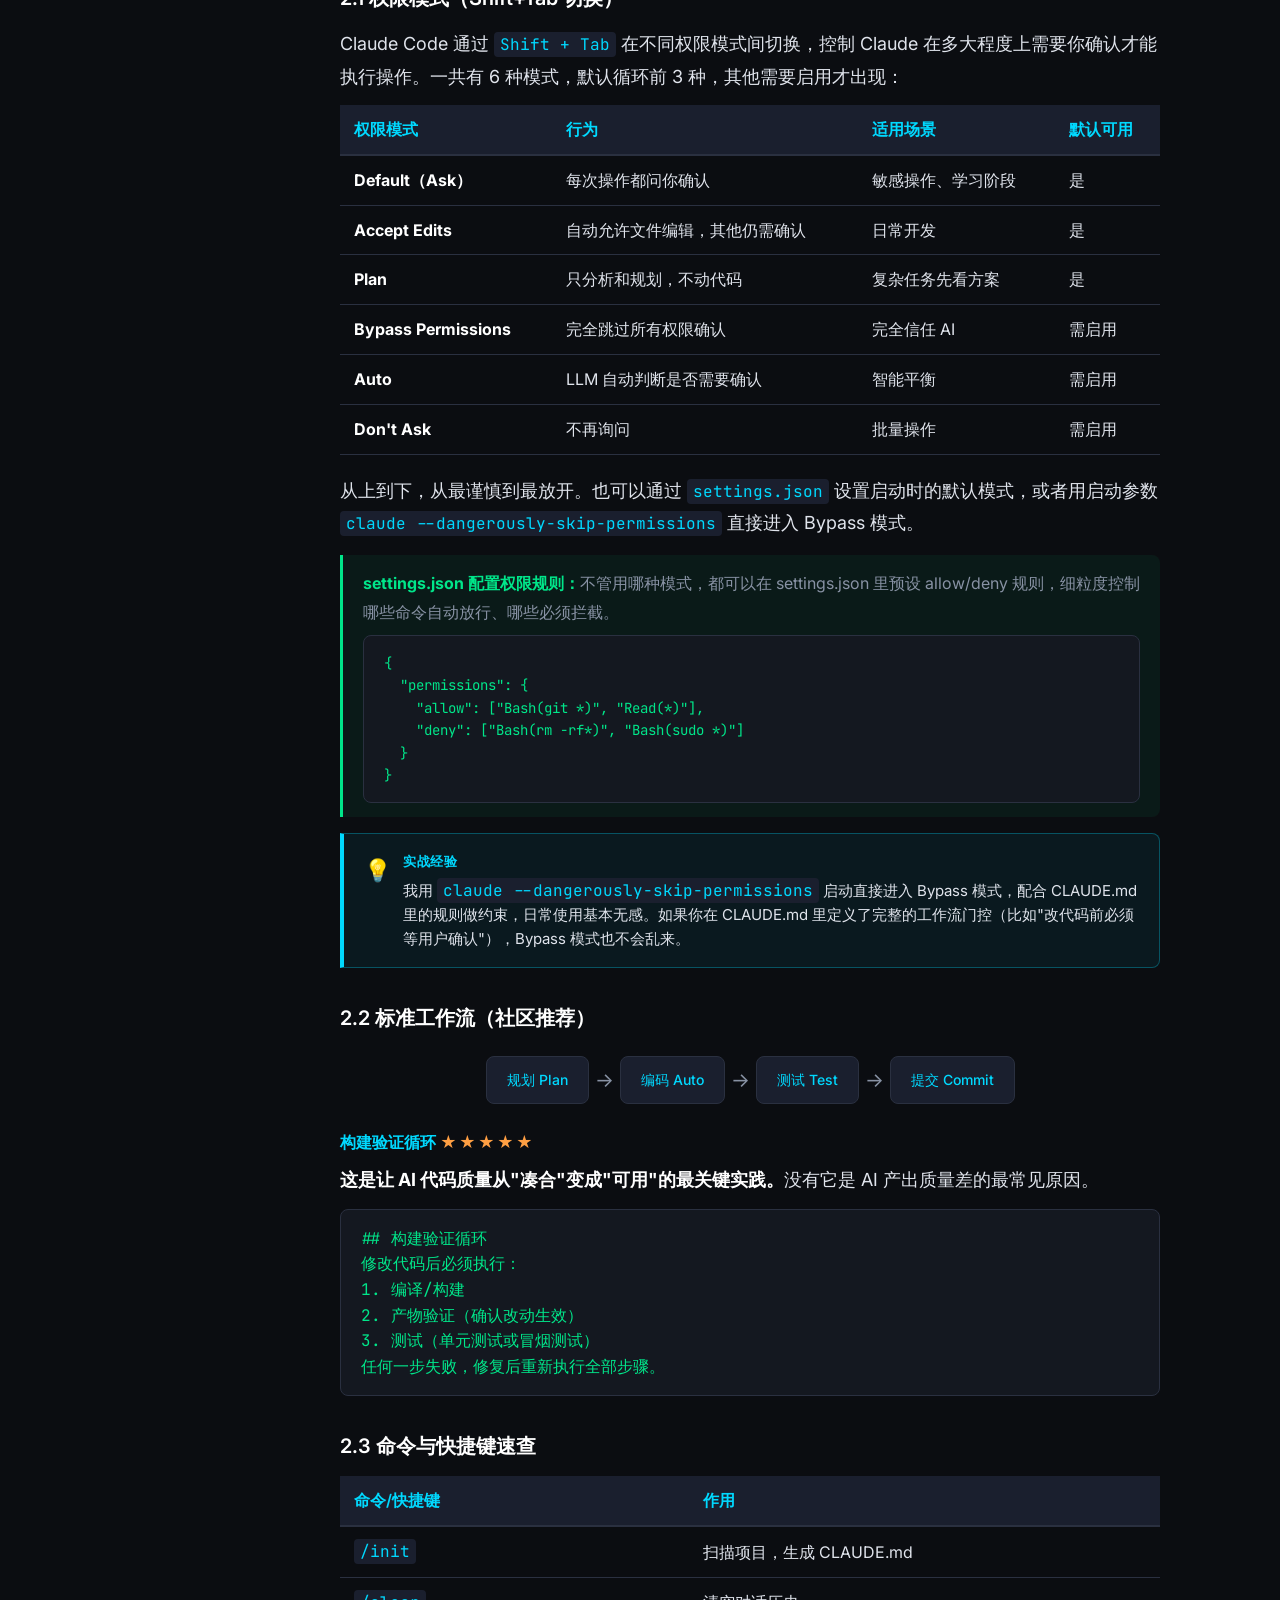
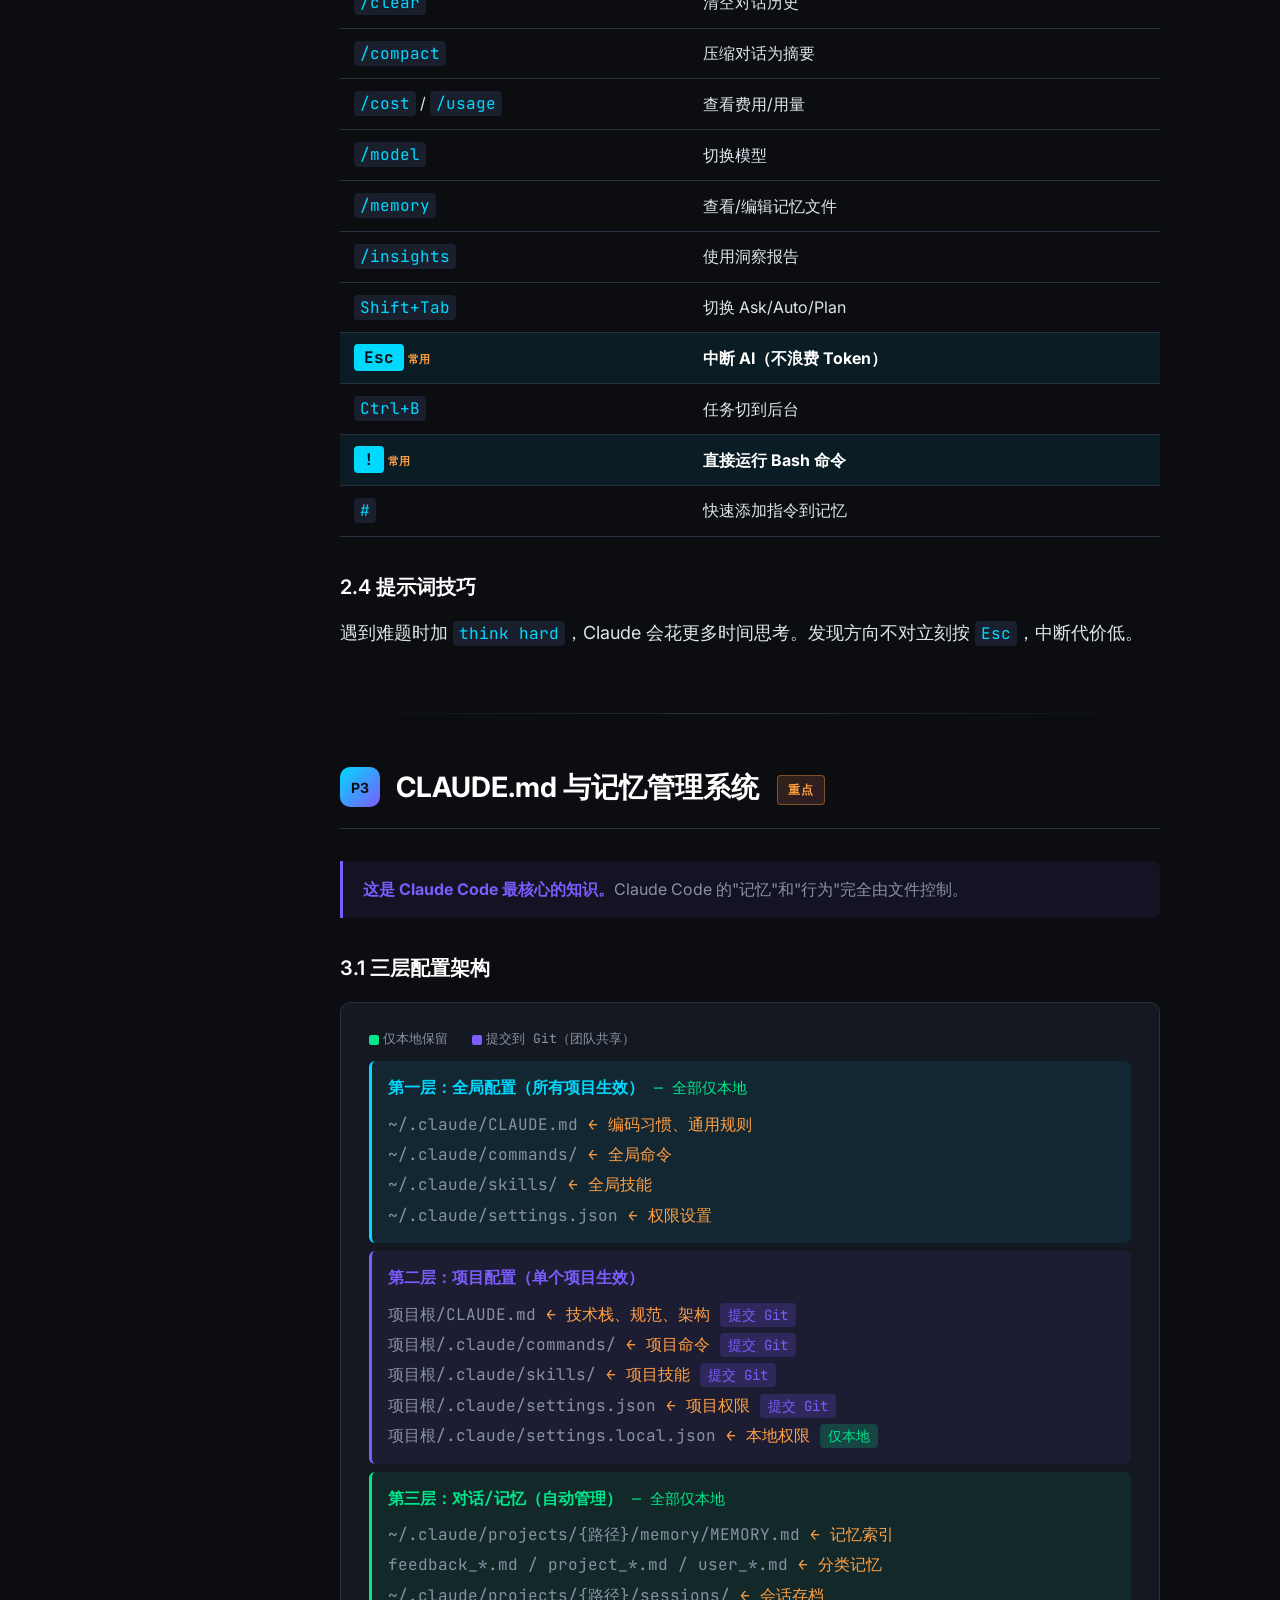
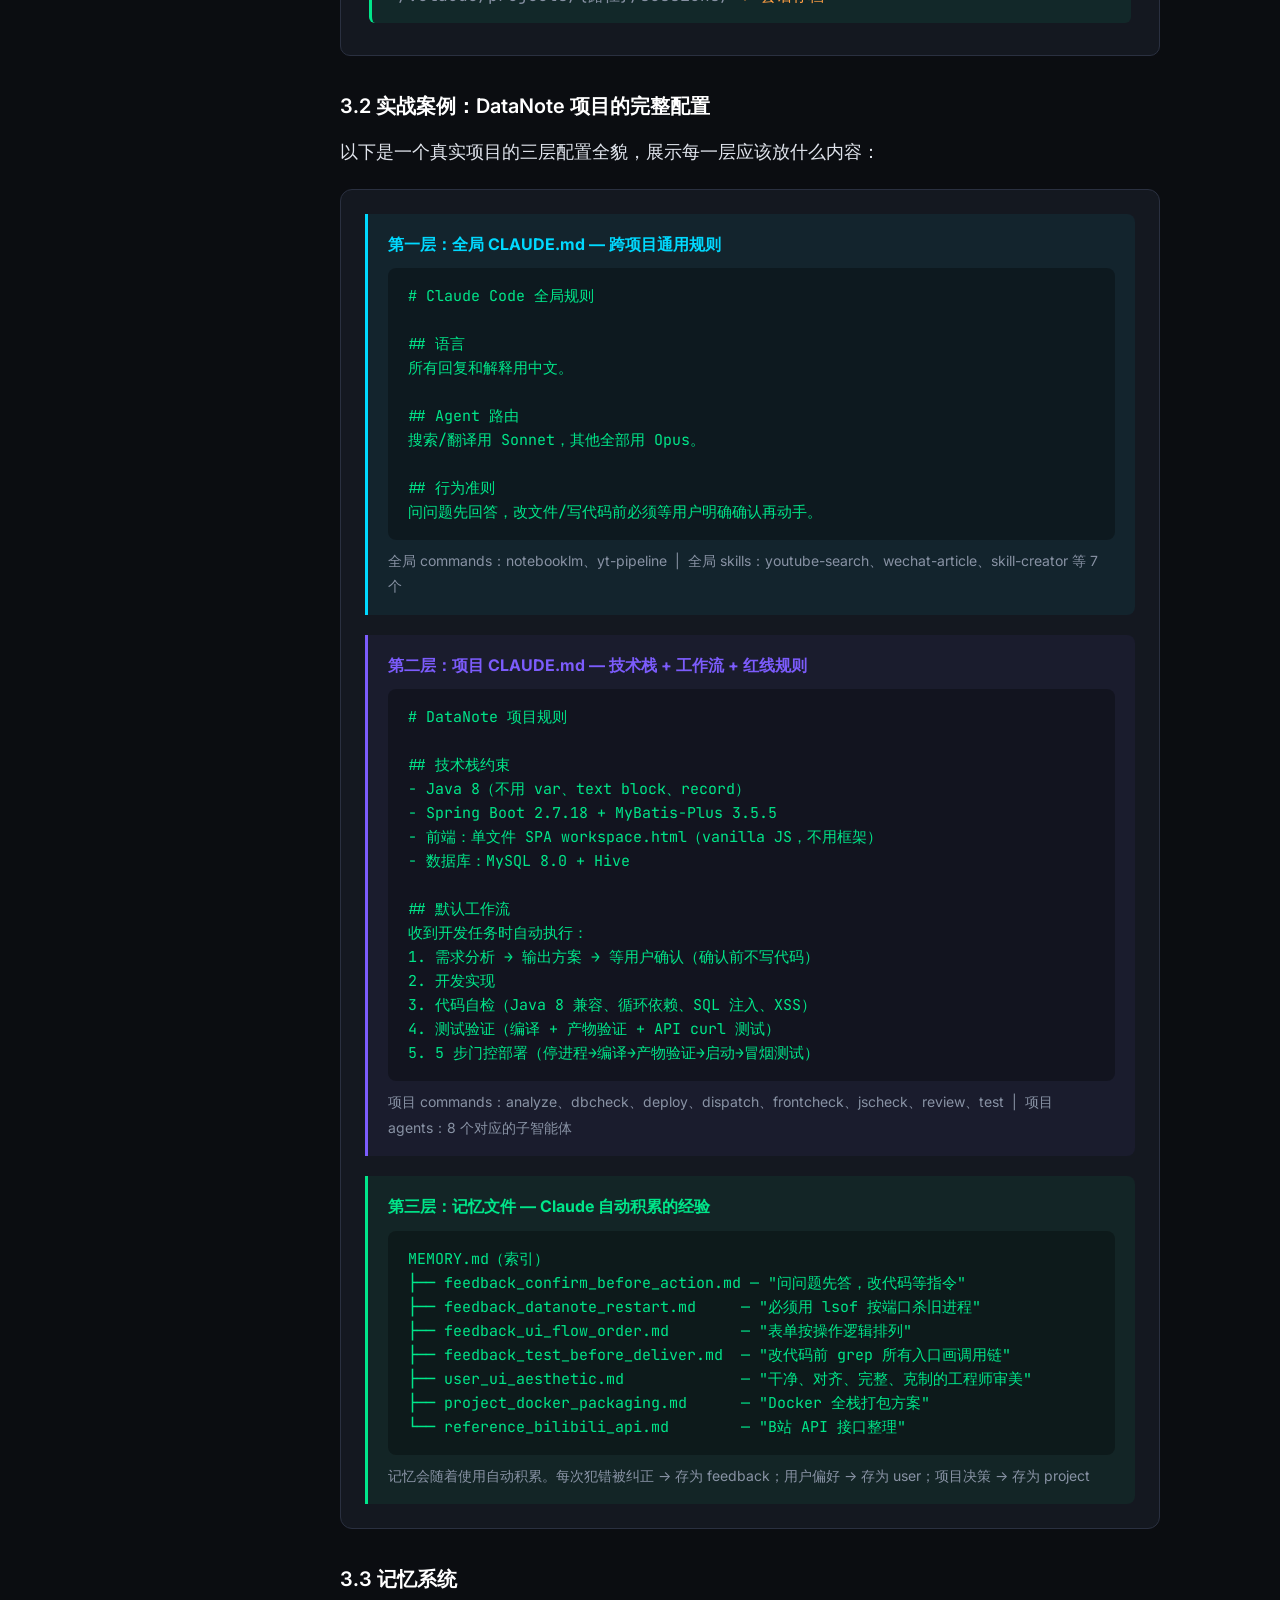
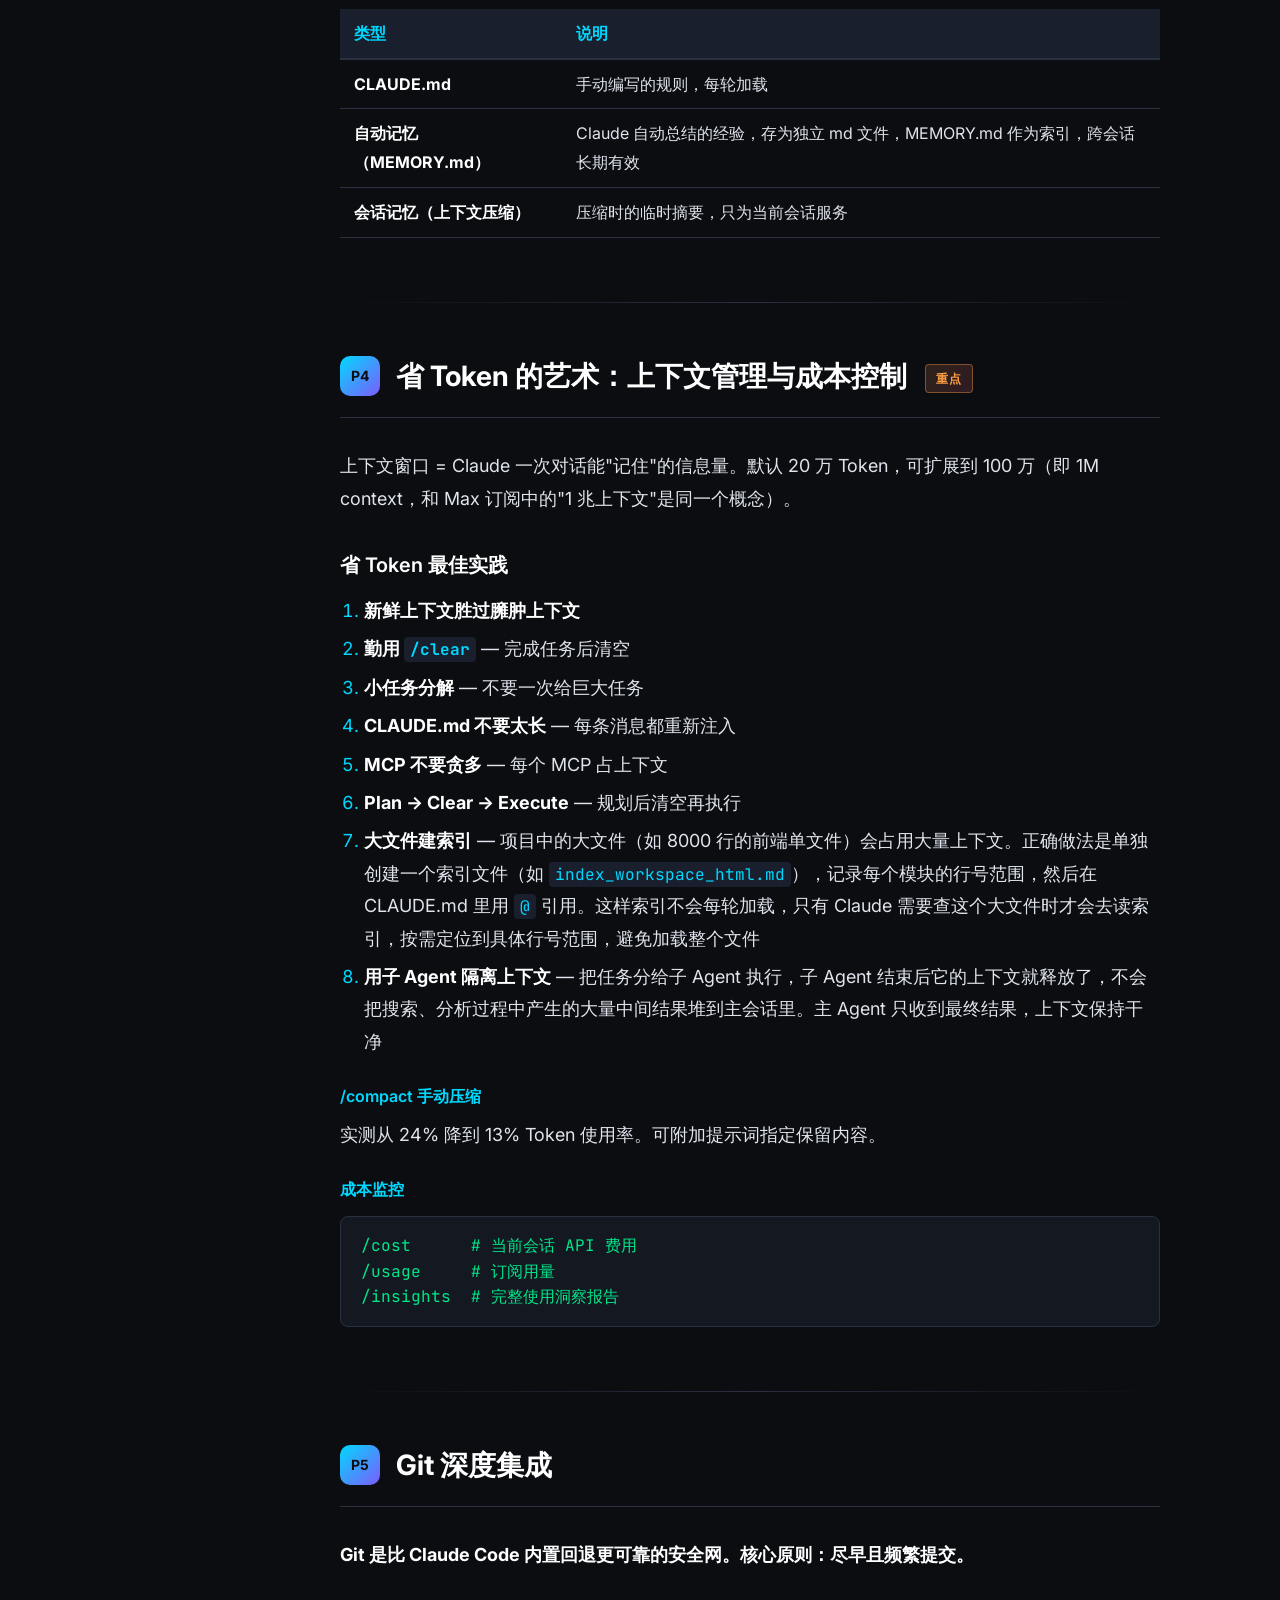
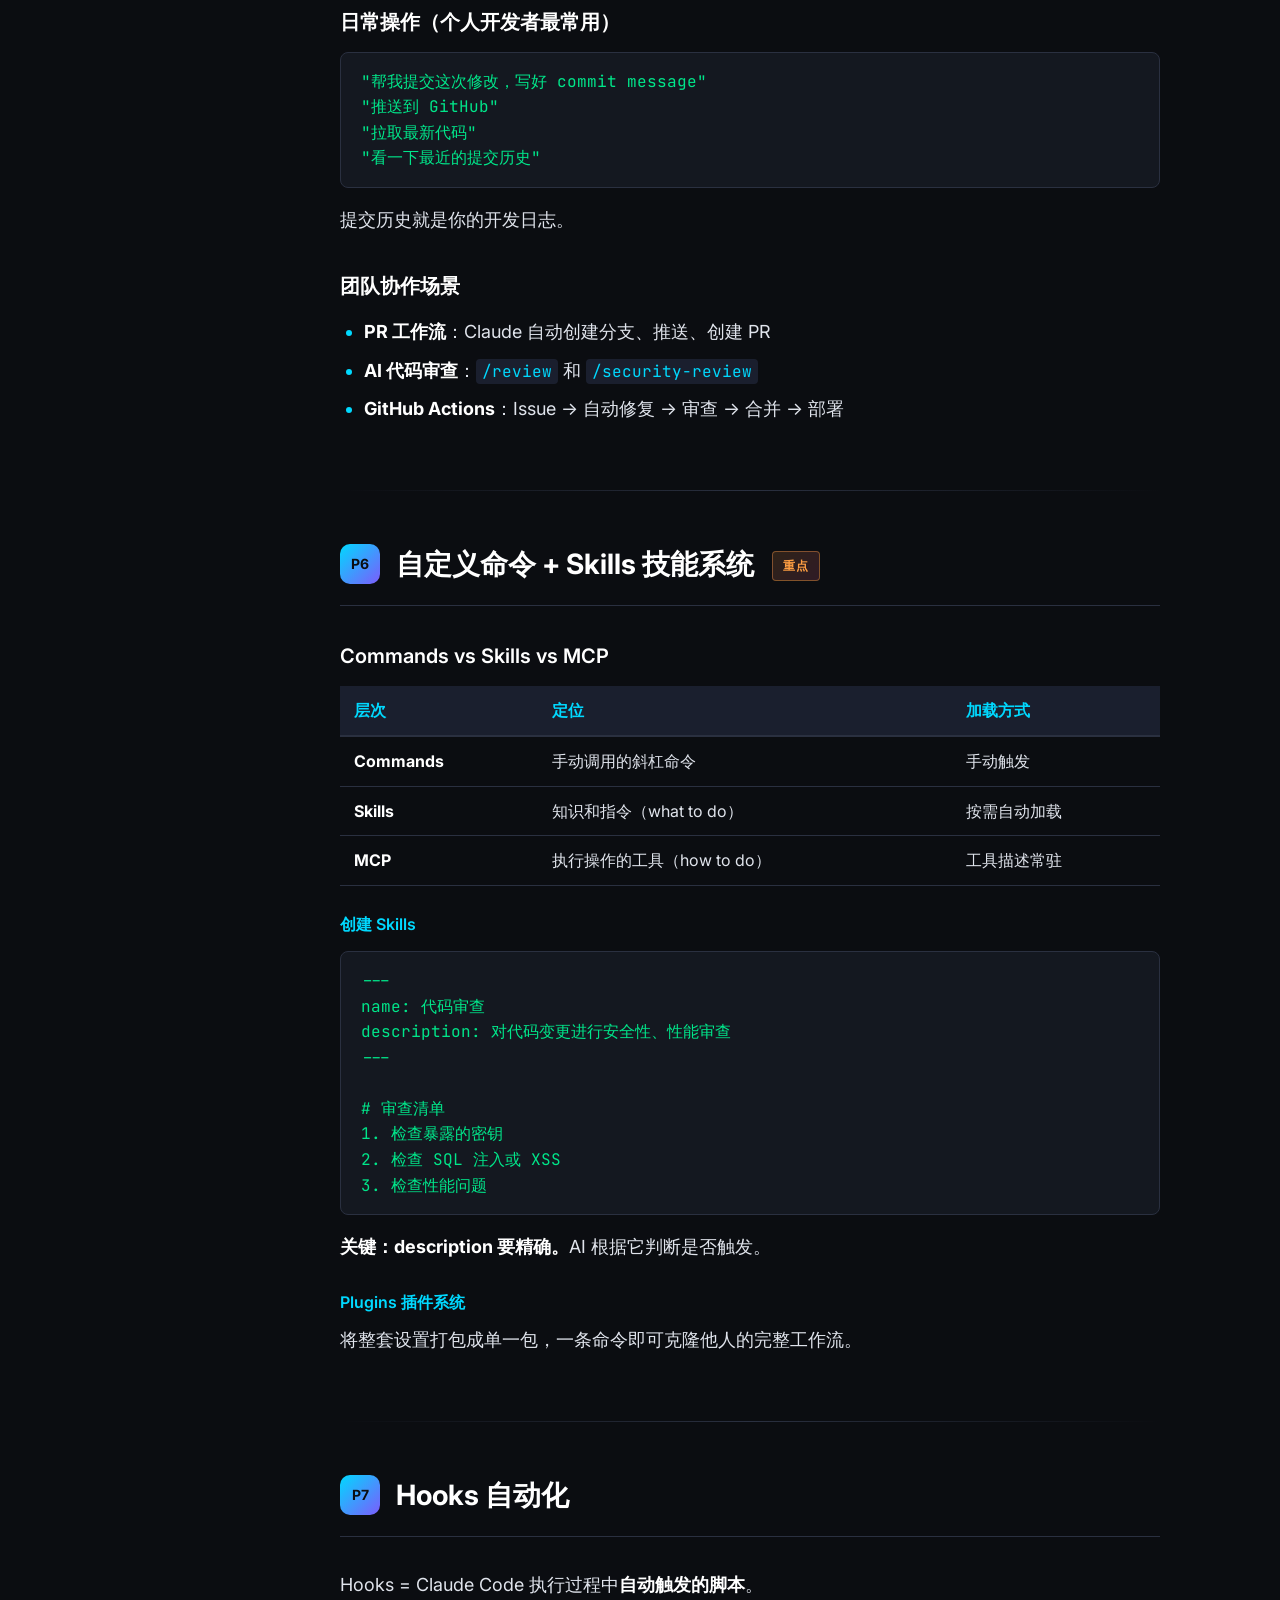
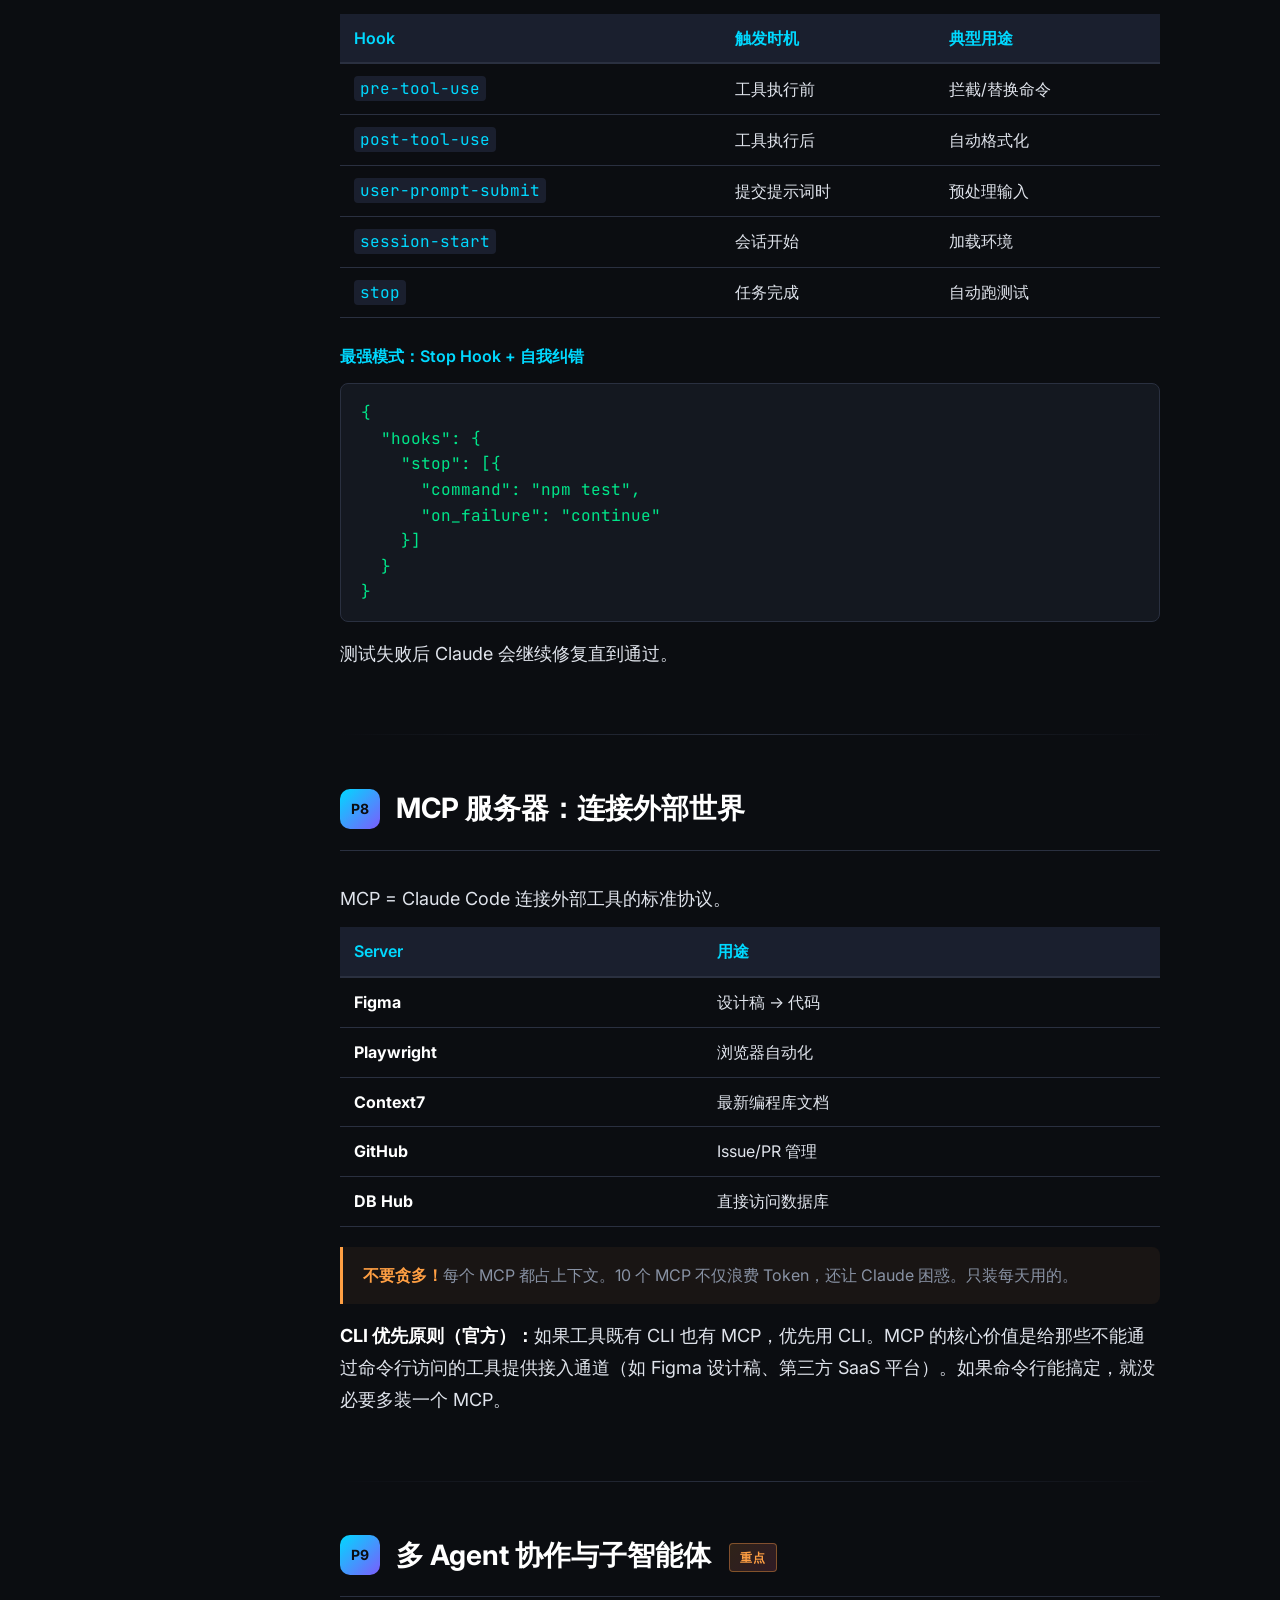
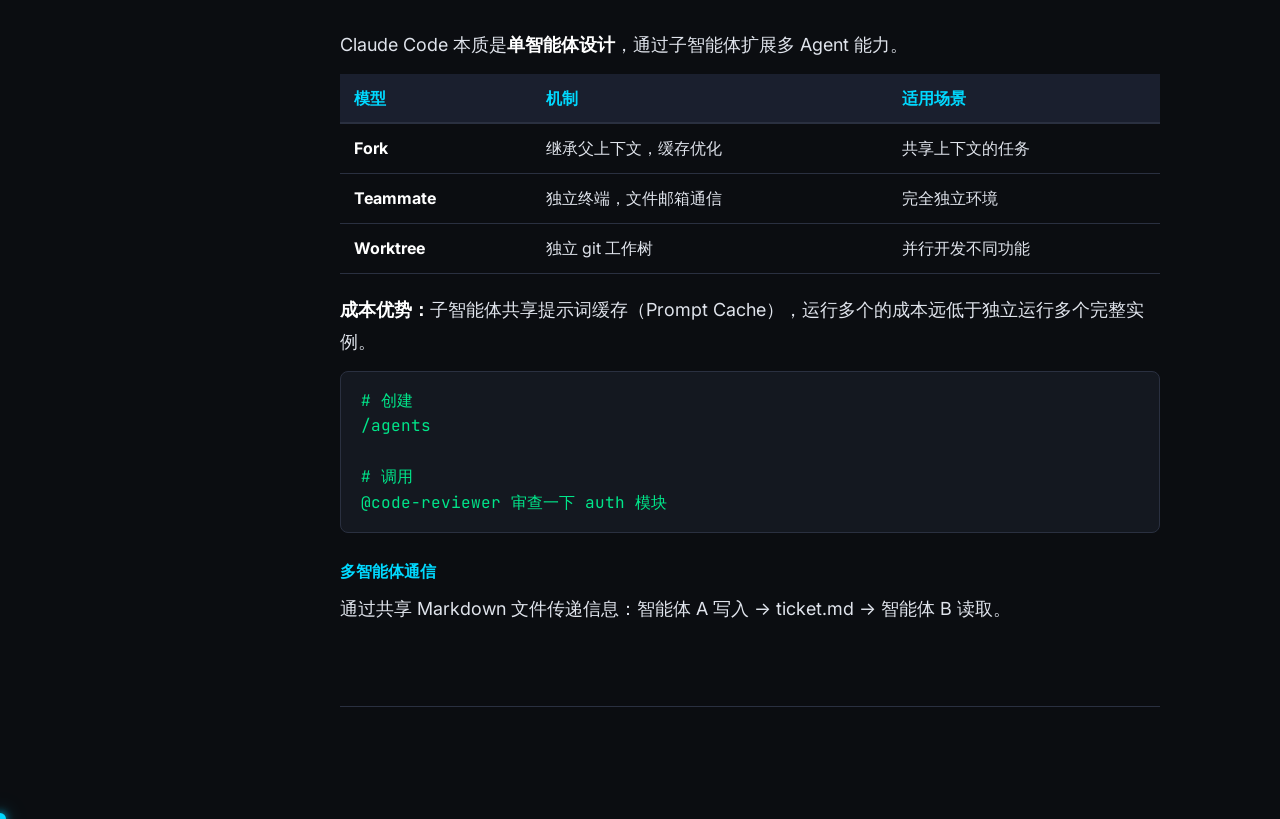
<file: guides/claude-code-guide.html>
<!DOCTYPE html>
<html lang="zh-CN">
<head>
<meta charset="UTF-8">
<meta name="viewport" content="width=device-width, initial-scale=1.0">
<title>Claude Code 完全指南（2026）</title>
<style>
  @import url('https://fonts.googleapis.com/css2?family=Inter:wght@400;500;600;700;800&family=JetBrains+Mono:wght@400;500&display=swap');

  :root {
    --bg: #0b0d11;
    --surface: #141820;
    --surface2: #1a1f2e;
    --border: #2a3040;
    --text: #e0e4ec;
    --text2: #8892a4;
    --accent: #00d9ff;
    --accent2: #7c5cfc;
    --green: #00e68a;
    --orange: #ff9f43;
    --red: #ff5757;
    --pink: #ff6b9d;
  }

  * { margin: 0; padding: 0; box-sizing: border-box; }

  html { scroll-behavior: smooth; }

  body {
    font-family: 'Inter', -apple-system, sans-serif;
    background: var(--bg);
    color: var(--text);
    line-height: 1.8;
    font-size: 18px;
  }

  /* === 顶部导航 === */
  .topbar {
    position: fixed;
    top: 0; left: 0; right: 0;
    height: 56px;
    background: rgba(11,13,17,0.85);
    backdrop-filter: blur(20px);
    border-bottom: 1px solid var(--border);
    display: flex;
    align-items: center;
    padding: 0 32px;
    z-index: 100;
  }
  .topbar .logo {
    font-size: 18px;
    font-weight: 700;
    background: linear-gradient(135deg, var(--accent), var(--accent2));
    -webkit-background-clip: text;
    -webkit-text-fill-color: transparent;
  }
  .topbar .version {
    margin-left: 12px;
    font-size: 12px;
    color: var(--text2);
    background: var(--surface2);
    padding: 2px 8px;
    border-radius: 4px;
  }

  /* === 侧边栏 === */
  .sidebar {
    position: fixed;
    top: 56px;
    left: 0;
    width: 260px;
    height: calc(100vh - 56px);
    background: var(--surface);
    border-right: 1px solid var(--border);
    overflow-y: auto;
    padding: 20px 0;
    z-index: 50;
  }
  .sidebar a {
    display: block;
    padding: 8px 24px;
    color: var(--text2);
    text-decoration: none;
    font-size: 14px;
    transition: all 0.2s;
    border-left: 3px solid transparent;
  }
  .sidebar a:hover, .sidebar a.active {
    color: var(--accent);
    background: rgba(0,217,255,0.05);
    border-left-color: var(--accent);
  }
  .sidebar .nav-group {
    padding: 16px 24px 6px;
    font-size: 11px;
    text-transform: uppercase;
    letter-spacing: 1.5px;
    color: var(--text2);
    opacity: 0.6;
  }

  /* === 主内容区 === */
  .main {
    margin-left: 260px;
    margin-top: 56px;
    padding: 48px 80px;
    max-width: none;
    margin-right: 40px;
  }

  /* === Hero === */
  .hero {
    text-align: center;
    padding: 80px 0 60px;
    position: relative;
  }
  .hero h1 {
    font-size: 48px;
    font-weight: 800;
    background: linear-gradient(135deg, #fff 0%, var(--accent) 50%, var(--accent2) 100%);
    -webkit-background-clip: text;
    -webkit-text-fill-color: transparent;
    margin-bottom: 16px;
    line-height: 1.2;
  }
  .hero .subtitle {
    font-size: 16px;
    color: var(--text2);
    max-width: 600px;
    margin: 0 auto;
    line-height: 1.6;
  }
  .hero .badge-row {
    margin-top: 24px;
    display: flex;
    gap: 12px;
    justify-content: center;
    flex-wrap: wrap;
  }
  .badge {
    display: inline-flex;
    align-items: center;
    gap: 6px;
    padding: 6px 14px;
    background: var(--surface2);
    border: 1px solid var(--border);
    border-radius: 20px;
    font-size: 13px;
    color: var(--text2);
  }
  .badge .dot {
    width: 8px; height: 8px;
    border-radius: 50%;
    background: var(--green);
  }

  /* === 章节 === */
  .chapter {
    margin-bottom: 64px;
    scroll-margin-top: 80px;
  }
  .chapter-header {
    display: flex;
    align-items: center;
    gap: 16px;
    margin-bottom: 32px;
    padding-bottom: 16px;
    border-bottom: 1px solid var(--border);
  }
  .chapter-num {
    font-size: 14px;
    font-weight: 700;
    color: var(--bg);
    background: linear-gradient(135deg, var(--accent), var(--accent2));
    width: 40px; height: 40px;
    border-radius: 10px;
    display: flex;
    align-items: center;
    justify-content: center;
    flex-shrink: 0;
  }
  .key-badge {
    display: inline-flex;
    align-items: center;
    gap: 4px;
    padding: 3px 10px;
    background: linear-gradient(135deg, rgba(255,159,67,0.15), rgba(255,107,157,0.15));
    border: 1px solid rgba(255,159,67,0.4);
    border-radius: 4px;
    font-size: 12px;
    font-weight: 600;
    color: var(--orange);
    letter-spacing: 1px;
    margin-left: 12px;
    vertical-align: middle;
  }
  .chapter-header h2 {
    font-size: 28px;
    font-weight: 700;
    color: #fff;
  }

  h3 {
    font-size: 20px;
    font-weight: 600;
    color: #fff;
    margin: 32px 0 12px;
  }
  h4 {
    font-size: 16px;
    font-weight: 600;
    color: var(--accent);
    margin: 24px 0 8px;
  }

  p { margin-bottom: 12px; }

  strong { color: #fff; }

  /* === 代码块 === */
  pre {
    background: var(--surface);
    border: 1px solid var(--border);
    border-radius: 8px;
    padding: 16px 20px;
    overflow-x: auto;
    margin: 12px 0 16px;
    font-family: 'JetBrains Mono', monospace;
    font-size: 16px;
    line-height: 1.6;
    color: var(--green);
  }
  code {
    font-family: 'JetBrains Mono', monospace;
    font-size: 16px;
    background: var(--surface2);
    padding: 2px 6px;
    border-radius: 4px;
    color: var(--accent);
  }
  pre code {
    background: none;
    padding: 0;
    color: inherit;
  }

  /* === 表格 === */
  table {
    width: 100%;
    border-collapse: collapse;
    margin: 12px 0 20px;
    font-size: 16px;
  }
  th {
    text-align: left;
    padding: 10px 14px;
    background: var(--surface2);
    color: var(--accent);
    font-weight: 600;
    border-bottom: 2px solid var(--border);
  }
  td {
    padding: 10px 14px;
    border-bottom: 1px solid var(--border);
    color: var(--text);
  }
  tr:hover td { background: rgba(0,217,255,0.03); }

  /* === 引用/提示框 === */
  blockquote {
    border-left: 3px solid var(--accent2);
    background: rgba(124,92,252,0.08);
    padding: 14px 20px;
    margin: 16px 0;
    border-radius: 0 8px 8px 0;
    font-size: 16px;
    color: var(--text2);
  }
  blockquote strong { color: var(--accent2); }

  .tip {
    border-left-color: var(--green);
    background: rgba(0,230,138,0.06);
  }
  .tip strong { color: var(--green); }

  .exp-box {
    margin: 16px 0;
    padding: 16px 20px;
    background: rgba(0,217,255,0.06);
    border: 1px solid rgba(0,217,255,0.3);
    border-left: 4px solid var(--accent);
    border-radius: 0 8px 8px 0;
    display: flex;
    align-items: flex-start;
    gap: 12px;
  }
  .exp-box .exp-icon {
    font-size: 22px;
    flex-shrink: 0;
    margin-top: 1px;
  }
  .exp-box .exp-label {
    font-size: 13px;
    font-weight: 700;
    color: var(--accent);
    margin-bottom: 4px;
    letter-spacing: 0.5px;
  }
  .exp-box .exp-text {
    font-size: 15px;
    color: var(--text);
    line-height: 1.6;
  }

  .warn {
    border-left-color: var(--orange);
    background: rgba(255,159,67,0.06);
  }
  .warn strong { color: var(--orange); }

  .danger {
    border-left-color: var(--red);
    background: rgba(255,87,87,0.06);
  }

  /* === 列表 === */
  ul, ol {
    margin: 8px 0 16px;
    padding-left: 24px;
  }
  li {
    margin-bottom: 6px;
    color: var(--text);
  }
  li::marker { color: var(--accent); }

  /* === 星标 === */
  .stars { color: var(--orange); letter-spacing: 2px; }

  /* === 分隔线 === */
  hr {
    border: none;
    height: 1px;
    background: linear-gradient(to right, transparent, var(--border), transparent);
    margin: 48px 0;
  }

  /* === 动画 === */
  .chapter { animation: fadeInUp 0.6s ease-out; }
  @keyframes fadeInUp {
    from { opacity: 0; transform: translateY(20px); }
    to { opacity: 1; transform: translateY(0); }
  }

  /* === 三层架构图 === */
  .arch-block {
    background: var(--surface);
    border: 1px solid var(--border);
    border-radius: 10px;
    padding: 24px 28px;
    margin: 16px 0;
    font-family: 'JetBrains Mono', monospace;
    font-size: 16px;
    line-height: 1.9;
  }
  .arch-block .layer {
    padding: 12px 16px;
    margin: 8px 0;
    border-radius: 6px;
  }
  .arch-block .layer-1 { background: rgba(0,217,255,0.08); border-left: 3px solid var(--accent); }
  .arch-block .layer-2 { background: rgba(124,92,252,0.08); border-left: 3px solid var(--accent2); }
  .arch-block .layer-3 { background: rgba(0,230,138,0.08); border-left: 3px solid var(--green); }
  .arch-block .layer-title { font-weight: 600; margin-bottom: 6px; }
  .arch-block .file-path { color: var(--text2); }
  .arch-block .file-desc { color: var(--orange); }

  /* === 流程图 === */
  .flow {
    display: flex;
    align-items: center;
    gap: 0;
    margin: 20px 0;
    flex-wrap: wrap;
    justify-content: center;
  }
  .flow-step {
    background: var(--surface2);
    border: 1px solid var(--border);
    padding: 10px 20px;
    border-radius: 8px;
    font-size: 14px;
    font-weight: 500;
    color: var(--accent);
    text-align: center;
  }
  .flow-arrow {
    color: var(--text2);
    font-size: 20px;
    margin: 0 6px;
  }

  /* === 底部 === */
  .footer {
    margin-top: 80px;
    padding: 32px 0;
    border-top: 1px solid var(--border);
    text-align: center;
    color: var(--text2);
    font-size: 13px;
  }

  /* === 滚动条 === */
  ::-webkit-scrollbar { width: 6px; }
  ::-webkit-scrollbar-track { background: var(--bg); }
  ::-webkit-scrollbar-thumb { background: var(--border); border-radius: 3px; }

  /* === 响应式 === */
  @media (max-width: 1024px) {
    .sidebar { display: none; }
    .main { margin-left: 0; padding: 32px 24px; margin-right: 0; }
    .hero h1 { font-size: 32px; }
  }

  /* === 自定义鼠标 === */
  *, *::before, *::after { cursor: none !important; }

  .cursor-dot {
    position: fixed;
    width: 12px; height: 12px;
    background: var(--accent);
    border-radius: 50%;
    pointer-events: none;
    z-index: 99999;
    transform: translate(-50%, -50%);
    box-shadow:
      0 0 8px rgba(0,217,255,0.8),
      0 0 20px rgba(0,217,255,0.4),
      0 0 40px rgba(0,217,255,0.2);
    transition: width 0.15s, height 0.15s, background 0.15s;
  }
  .cursor-dot.hover {
    width: 18px; height: 18px;
    background: var(--accent2);
    box-shadow:
      0 0 10px rgba(124,92,252,0.8),
      0 0 25px rgba(124,92,252,0.4),
      0 0 50px rgba(124,92,252,0.2);
  }

  .cursor-glow {
    position: fixed;
    width: 120px; height: 120px;
    background: radial-gradient(circle, rgba(0,217,255,0.08) 0%, transparent 70%);
    border-radius: 50%;
    pointer-events: none;
    z-index: 99998;
    transform: translate(-50%, -50%);
    transition: opacity 0.3s;
  }

  .sparkle {
    position: fixed;
    pointer-events: none;
    z-index: 99997;
    border-radius: 50%;
    animation: sparkle-fade 0.8s ease-out forwards;
  }
  @keyframes sparkle-fade {
    0% { transform: translate(-50%,-50%) scale(1); opacity: 1; }
    100% { transform: translate(-50%,-50%) scale(0) translateY(-20px); opacity: 0; }
  }

  /* 光标呼吸脉冲（静止时） */
  .cursor-dot.idle {
    animation: cursor-breathe 2s ease-in-out infinite;
  }
  @keyframes cursor-breathe {
    0%, 100% { box-shadow: 0 0 8px rgba(0,217,255,0.8), 0 0 20px rgba(0,217,255,0.4), 0 0 40px rgba(0,217,255,0.2); }
    50% { box-shadow: 0 0 14px rgba(0,217,255,1), 0 0 35px rgba(0,217,255,0.6), 0 0 60px rgba(0,217,255,0.3); }
  }
</style>
</head>
<body>

<!-- 顶部导航 -->
<div class="topbar">
  <span class="logo">Claude Code 完全指南</span>
  <span class="version">2026 Edition</span>
</div>

<!-- 侧边栏 -->
<nav class="sidebar">
  <div class="nav-group">入门</div>
  <a href="#p1">P1 安装配置</a>
  <a href="#p2">P2 核心工作流</a>
  <div class="nav-group">核心</div>
  <a href="#p3">P3 CLAUDE.md + 记忆系统 ★</a>
  <a href="#p4">P4 省 Token + 成本控制 ★</a>
  <a href="#p5">P5 Git 集成</a>
  <div class="nav-group">进阶</div>
  <a href="#p6">P6 Commands + Skills ★</a>
  <a href="#p7">P7 Hooks 自动化</a>
  <a href="#p8">P8 MCP 服务器</a>
  <a href="#p9">P9 多 Agent 协作 ★</a>
</nav>

<!-- 主内容 -->
<div class="main">

<!-- Hero -->
<div class="hero">
  <h1>Claude Code<br>完全指南</h1>
  <p class="subtitle">从入门到工程实践</p>
  <div class="badge-row">
    <span class="badge"><span class="dot"></span>2026-04-09 更新</span>
    <span class="badge">9 个章节</span>
    <span class="badge">283 知识点</span>
    <span class="badge">实战验证</span>
  </div>
</div>

<hr>

<!-- ====== P1 ====== -->
<div class="chapter" id="p1">
<div class="chapter-header">
  <div class="chapter-num">P1</div>
  <h2>是什么 + 安装配置 <span class="key-badge">重点</span></h2>
</div>

<h3>1.1 Claude Code 是什么</h3>
<p>Claude Code 是 Anthropic 推出的<strong>命令行 AI 编程代理</strong>，一个拥有完整系统访问权限的终端程序——能读写文件、执行命令、搜索代码、管理 Git、调用外部工具进行编码的智能体。</p>

<p><strong>核心设计理念：</strong>不搞花哨的预处理，用最直接的方式完成任务。</p>

<p>很多 AI 编程工具（如 Cursor）在打开你的项目时，会先把所有代码建成索引数据库，你问问题时再从数据库里检索：</p>

<!-- 传统方式架构图 -->
<div style="margin:24px 0;padding:28px;background:var(--surface);border:1px solid var(--border);border-radius:12px;">
  <div style="text-align:center;margin-bottom:16px;font-size:15px;color:var(--text2);letter-spacing:1px;">传统 AI 编程工具（Cursor 等）</div>
  <div style="display:flex;align-items:center;justify-content:center;gap:0;flex-wrap:wrap;">
    <!-- 代码库 -->
    <div style="background:var(--surface2);border:1px solid var(--border);border-radius:8px;padding:14px 18px;text-align:center;min-width:100px;">
      <div style="font-size:24px;margin-bottom:4px;">📁</div>
      <div style="font-size:15px;color:var(--text);">你的代码库</div>
    </div>
    <div style="color:var(--text2);font-size:18px;margin:0 10px;">→</div>
    <!-- 索引 -->
    <div style="background:rgba(255,159,67,0.1);border:1px solid rgba(255,159,67,0.3);border-radius:8px;padding:14px 18px;text-align:center;min-width:100px;">
      <div style="font-size:24px;margin-bottom:4px;">🗄️</div>
      <div style="font-size:15px;color:var(--orange);">向量索引库</div>
      <div style="font-size:11px;color:var(--text2);margin-top:2px;">预处理 · 嵌入</div>
    </div>
    <div style="color:var(--text2);font-size:18px;margin:0 10px;">→</div>
    <!-- RAG -->
    <div style="background:rgba(255,159,67,0.1);border:1px solid rgba(255,159,67,0.3);border-radius:8px;padding:14px 18px;text-align:center;min-width:100px;">
      <div style="font-size:24px;margin-bottom:4px;">🔍</div>
      <div style="font-size:15px;color:var(--orange);">RAG 检索</div>
      <div style="font-size:11px;color:var(--text2);margin-top:2px;">语义匹配</div>
    </div>
    <div style="color:var(--text2);font-size:18px;margin:0 10px;">→</div>
    <!-- 模型 -->
    <div style="background:rgba(255,159,67,0.1);border:1px solid rgba(255,159,67,0.3);border-radius:8px;padding:14px 18px;text-align:center;min-width:100px;">
      <div style="font-size:24px;margin-bottom:4px;">🤖</div>
      <div style="font-size:15px;color:var(--orange);">AI 模型</div>
      <div style="font-size:11px;color:var(--text2);margin-top:2px;">生成代码</div>
    </div>
  </div>
  <div style="text-align:center;margin-top:14px;font-size:14px;color:var(--text2);">前期复杂但后续省 Token · 需要预处理 · 建索引 · 占存储 · 索引可能过时</div>
</div>

<p>Claude Code 不做这些——它每次启动时对你的项目一无所知，需要什么就直接用系统命令搜索，搜到了就读，读懂了就改，改完跑测试，没通过就继续搜、继续改，<strong>不断循环直到任务完成</strong>。</p>

<!-- Claude Code 架构图 -->
<div style="margin:24px 0;padding:28px;background:var(--surface);border:1px solid var(--border);border-radius:12px;">
  <div style="text-align:center;margin-bottom:16px;font-size:15px;color:var(--text2);letter-spacing:1px;">Claude Code 的方式</div>
  <!-- 中心模型 -->
  <div style="display:flex;align-items:center;justify-content:center;gap:20px;flex-wrap:wrap;">
    <!-- 工具组 -->
    <div style="display:flex;flex-direction:column;gap:8px;align-items:flex-end;">
      <div style="background:rgba(0,217,255,0.1);border:1px solid rgba(0,217,255,0.3);border-radius:6px;padding:8px 14px;font-size:15px;color:var(--accent);display:flex;align-items:center;gap:8px;">
        <span>📂 读写文件</span>
      </div>
      <div style="background:rgba(0,217,255,0.1);border:1px solid rgba(0,217,255,0.3);border-radius:6px;padding:8px 14px;font-size:15px;color:var(--accent);display:flex;align-items:center;gap:8px;">
        <span>🔎 grep / glob 搜索</span>
      </div>
      <div style="background:rgba(0,217,255,0.1);border:1px solid rgba(0,217,255,0.3);border-radius:6px;padding:8px 14px;font-size:15px;color:var(--accent);display:flex;align-items:center;gap:8px;">
        <span>⚡ 执行命令 (Bash)</span>
      </div>
      <div style="background:rgba(0,217,255,0.1);border:1px solid rgba(0,217,255,0.3);border-radius:6px;padding:8px 14px;font-size:15px;color:var(--accent);display:flex;align-items:center;gap:8px;">
        <span>🔀 Git 操作</span>
      </div>
      <div style="background:rgba(0,217,255,0.1);border:1px solid rgba(0,217,255,0.3);border-radius:6px;padding:8px 14px;font-size:15px;color:var(--accent);display:flex;align-items:center;gap:8px;">
        <span>🌐 网络访问</span>
      </div>
    </div>
    <!-- 连接线 -->
    <div style="display:flex;flex-direction:column;align-items:center;gap:4px;color:var(--text2);">
      <span>←</span><span>←</span><span>←</span><span>←</span><span>←</span>
    </div>
    <!-- 核心 -->
    <div style="background:linear-gradient(135deg,rgba(0,217,255,0.15),rgba(124,92,252,0.15));border:2px solid rgba(0,217,255,0.4);border-radius:16px;padding:24px 28px;text-align:center;min-width:160px;position:relative;">
      <div style="font-size:36px;margin-bottom:8px;">🧠</div>
      <div style="font-size:16px;font-weight:700;color:#fff;">Claude 模型</div>
      <div style="font-size:12px;color:var(--accent);margin-top:4px;">Opus 4.6</div>
      <!-- 循环箭头 -->
      <div style="position:absolute;bottom:-28px;left:50%;transform:translateX(-50%);font-size:12px;color:var(--green);">🔄 循环直到完成</div>
    </div>
    <!-- 连接线 -->
    <div style="display:flex;flex-direction:column;align-items:center;gap:4px;color:var(--text2);">
      <span>→</span><span>→</span><span>→</span>
    </div>
    <!-- 输出 -->
    <div style="display:flex;flex-direction:column;gap:8px;">
      <div style="background:rgba(0,230,138,0.1);border:1px solid rgba(0,230,138,0.3);border-radius:6px;padding:8px 14px;font-size:15px;color:var(--green);display:flex;align-items:center;gap:8px;">
        <span>✏️ 写代码</span>
      </div>
      <div style="background:rgba(0,230,138,0.1);border:1px solid rgba(0,230,138,0.3);border-radius:6px;padding:8px 14px;font-size:15px;color:var(--green);display:flex;align-items:center;gap:8px;">
        <span>🧪 跑测试</span>
      </div>
      <div style="background:rgba(0,230,138,0.1);border:1px solid rgba(0,230,138,0.3);border-radius:6px;padding:8px 14px;font-size:15px;color:var(--green);display:flex;align-items:center;gap:8px;">
        <span>🚀 部署上线</span>
      </div>
    </div>
  </div>
  <div style="text-align:center;margin-top:36px;font-size:14px;color:var(--text2);">简单但费 Token · 零预处理 · 打开终端就能干活 · 搜索→理解→编码→验证→修正</div>
</div>

<p>就像一个新人工程师入职第一天：先翻目录看项目结构，再搜关键词找到相关代码，读懂之后自己写新代码，写完验证，有错就改。整个过程不需要任何预先准备，打开终端就能干活。</p>

<h3>1.2 安装</h3>

<h4>环境要求</h4>
<ul>
<li>Node.js 18+</li>
<li>Git</li>
</ul>

<h4>Step 1：安装（三种方式任选一种）</h4>
<pre>
# 方式一：官方推荐（一键安装）
curl -fsSL https://claude.ai/install.sh | bash

# 方式二：npm
npm install -g @anthropic-ai/claude-code

# 方式三：Homebrew（Mac）
brew install claude-code
</pre>

<h4>Step 2：进入工作空间，启动 Claude Code</h4>
<pre>
# cd 到你自己的项目目录
cd ~/your-workspace

# 启动
claude
</pre>

<p>不同设备的安装命令可以参考官方文档，根据自己的系统选择对应的方式：</p>
<p><a href="https://code.claude.com/docs/zh-CN/overview#native-install-recommended" target="_blank" style="color:var(--accent);text-decoration:none;border-bottom:1px dashed var(--accent);">官方安装文档 →</a></p>

<h4>订阅方案</h4>
<table>
<tr><th>方案</th><th>价格</th><th>说明</th></tr>
<tr><td><strong>Pro</strong></td><td>$20/月</td><td>基础用量，轻度使用很快撞限额。Opus → Sonnet → Haiku 逐级降级</td></tr>
<tr><td><strong>Max</strong></td><td>$100-200/月</td><td><strong>推荐最低方案</strong>。$100 计划实际提供至少 $1000 价值的额度</td></tr>
<tr><td><strong>Team</strong></td><td>按人头</td><td>团队协作，共享配置</td></tr>
</table>

<blockquote class="warn"><strong>痛点提示：</strong>$20 方案体验很差——频繁撞限额、降到 Haiku。认真开发至少 $100/月 的 Max。</blockquote>

</div>

<hr>

<!-- ====== P2 ====== -->
<div class="chapter" id="p2">
<div class="chapter-header">
  <div class="chapter-num">P2</div>
  <h2>核心工作流：从第一次对话到完成项目</h2>
</div>

<h3>2.1 权限模式（Shift+Tab 切换）</h3>
<p>Claude Code 通过 <code>Shift + Tab</code> 在不同权限模式间切换，控制 Claude 在多大程度上需要你确认才能执行操作。一共有 6 种模式，默认循环前 3 种，其他需要启用才出现：</p>

<table>
<tr><th>权限模式</th><th>行为</th><th>适用场景</th><th>默认可用</th></tr>
<tr><td><strong>Default（Ask）</strong></td><td>每次操作都问你确认</td><td>敏感操作、学习阶段</td><td>是</td></tr>
<tr><td><strong>Accept Edits</strong></td><td>自动允许文件编辑，其他仍需确认</td><td>日常开发</td><td>是</td></tr>
<tr><td><strong>Plan</strong></td><td>只分析和规划，不动代码</td><td>复杂任务先看方案</td><td>是</td></tr>
<tr><td><strong>Bypass Permissions</strong></td><td>完全跳过所有权限确认</td><td>完全信任 AI</td><td>需启用</td></tr>
<tr><td><strong>Auto</strong></td><td>LLM 自动判断是否需要确认</td><td>智能平衡</td><td>需启用</td></tr>
<tr><td><strong>Don't Ask</strong></td><td>不再询问</td><td>批量操作</td><td>需启用</td></tr>
</table>

<p>从上到下，从最谨慎到最放开。也可以通过 <code>settings.json</code> 设置启动时的默认模式，或者用启动参数 <code>claude --dangerously-skip-permissions</code> 直接进入 Bypass 模式。</p>

<blockquote class="tip"><strong>settings.json 配置权限规则：</strong>不管用哪种模式，都可以在 settings.json 里预设 allow/deny 规则，细粒度控制哪些命令自动放行、哪些必须拦截。
<pre style="margin:8px 0 0;font-size:14px;">
{
  "permissions": {
    "allow": ["Bash(git *)", "Read(*)"],
    "deny": ["Bash(rm -rf*)", "Bash(sudo *)"]
  }
}
</pre>
</blockquote>

<div class="exp-box"><div class="exp-icon">💡</div><div><div class="exp-label">实战经验</div><div class="exp-text">我用 <code>claude --dangerously-skip-permissions</code> 启动直接进入 Bypass 模式，配合 CLAUDE.md 里的规则做约束，日常使用基本无感。如果你在 CLAUDE.md 里定义了完整的工作流门控（比如"改代码前必须等用户确认"），Bypass 模式也不会乱来。</div></div></div>

<h3>2.2 标准工作流（社区推荐）</h3>

<div class="flow">
  <div class="flow-step">规划 Plan</div>
  <span class="flow-arrow">→</span>
  <div class="flow-step">编码 Auto</div>
  <span class="flow-arrow">→</span>
  <div class="flow-step">测试 Test</div>
  <span class="flow-arrow">→</span>
  <div class="flow-step">提交 Commit</div>
</div>

<h4>构建验证循环 <span class="stars">★★★★★</span></h4>
<p><strong>这是让 AI 代码质量从"凑合"变成"可用"的最关键实践。</strong>没有它是 AI 产出质量差的最常见原因。</p>
<pre>
## 构建验证循环
修改代码后必须执行：
1. 编译/构建
2. 产物验证（确认改动生效）
3. 测试（单元测试或冒烟测试）
任何一步失败，修复后重新执行全部步骤。
</pre>

<h3>2.3 命令与快捷键速查</h3>

<table>
<tr><th>命令/快捷键</th><th>作用</th></tr>
<tr><td><code>/init</code></td><td>扫描项目，生成 CLAUDE.md</td></tr>
<tr><td><code>/clear</code></td><td>清空对话历史</td></tr>
<tr><td><code>/compact</code></td><td>压缩对话为摘要</td></tr>
<tr><td><code>/cost</code> / <code>/usage</code></td><td>查看费用/用量</td></tr>
<tr><td><code>/model</code></td><td>切换模型</td></tr>
<tr><td><code>/memory</code></td><td>查看/编辑记忆文件</td></tr>
<tr><td><code>/insights</code></td><td>使用洞察报告</td></tr>
<tr><td><code>Shift+Tab</code></td><td>切换 Ask/Auto/Plan</td></tr>
<tr style="background:rgba(0,217,255,0.08);"><td><code style="background:var(--accent);color:var(--bg);padding:3px 10px;border-radius:4px;font-weight:700;">Esc</code> <span style="font-size:11px;color:var(--orange);font-weight:600;">常用</span></td><td><strong>中断 AI（不浪费 Token）</strong></td></tr>
<tr><td><code>Ctrl+B</code></td><td>任务切到后台</td></tr>
<tr style="background:rgba(0,217,255,0.08);"><td><code style="background:var(--accent);color:var(--bg);padding:3px 10px;border-radius:4px;font-weight:700;">!</code> <span style="font-size:11px;color:var(--orange);font-weight:600;">常用</span></td><td><strong>直接运行 Bash 命令</strong></td></tr>
<tr><td><code>#</code></td><td>快速添加指令到记忆</td></tr>
</table>

<h3>2.4 提示词技巧</h3>
<p>遇到难题时加 <code>think hard</code>，Claude 会花更多时间思考。发现方向不对立刻按 <code>Esc</code>，中断代价低。</p>
</div>

<hr>

<!-- ====== P3 ====== -->
<div class="chapter" id="p3">
<div class="chapter-header">
  <div class="chapter-num">P3</div>
  <h2>CLAUDE.md 与记忆管理系统 <span class="key-badge">重点</span></h2>
</div>

<blockquote><strong>这是 Claude Code 最核心的知识。</strong>Claude Code 的"记忆"和"行为"完全由文件控制。</blockquote>

<h3>3.1 三层配置架构</h3>

<div class="arch-block">
  <div style="margin-bottom:8px;font-size:13px;color:var(--text2);">
    <span style="display:inline-flex;align-items:center;gap:4px;margin-right:16px;"><span style="display:inline-block;width:10px;height:10px;border-radius:2px;background:var(--green);"></span> 仅本地保留</span>
    <span style="display:inline-flex;align-items:center;gap:4px;"><span style="display:inline-block;width:10px;height:10px;border-radius:2px;background:var(--accent2);"></span> 提交到 Git（团队共享）</span>
  </div>
  <div class="layer layer-1">
    <div class="layer-title" style="color:var(--accent)">第一层：全局配置（所有项目生效） <span style="font-size:15px;font-weight:400;color:var(--green);">— 全部仅本地</span></div>
    <span class="file-path">~/.claude/CLAUDE.md</span> <span class="file-desc">← 编码习惯、通用规则</span><br>
    <span class="file-path">~/.claude/commands/</span> <span class="file-desc">← 全局命令</span><br>
    <span class="file-path">~/.claude/skills/</span> <span class="file-desc">← 全局技能</span><br>
    <span class="file-path">~/.claude/settings.json</span> <span class="file-desc">← 权限设置</span>
  </div>
  <div class="layer layer-2">
    <div class="layer-title" style="color:var(--accent2)">第二层：项目配置（单个项目生效）</div>
    <span class="file-path">项目根/CLAUDE.md</span> <span class="file-desc">← 技术栈、规范、架构</span> <span style="font-size:14px;padding:3px 8px;border-radius:4px;background:rgba(124,92,252,0.2);color:var(--accent2);">提交 Git</span><br>
    <span class="file-path">项目根/.claude/commands/</span> <span class="file-desc">← 项目命令</span> <span style="font-size:14px;padding:3px 8px;border-radius:4px;background:rgba(124,92,252,0.2);color:var(--accent2);">提交 Git</span><br>
    <span class="file-path">项目根/.claude/skills/</span> <span class="file-desc">← 项目技能</span> <span style="font-size:14px;padding:3px 8px;border-radius:4px;background:rgba(124,92,252,0.2);color:var(--accent2);">提交 Git</span><br>
    <span class="file-path">项目根/.claude/settings.json</span> <span class="file-desc">← 项目权限</span> <span style="font-size:14px;padding:3px 8px;border-radius:4px;background:rgba(124,92,252,0.2);color:var(--accent2);">提交 Git</span><br>
    <span class="file-path">项目根/.claude/settings.local.json</span> <span class="file-desc">← 本地权限</span> <span style="font-size:14px;padding:3px 8px;border-radius:4px;background:rgba(0,230,138,0.2);color:var(--green);">仅本地</span>
  </div>
  <div class="layer layer-3">
    <div class="layer-title" style="color:var(--green)">第三层：对话/记忆（自动管理） <span style="font-size:15px;font-weight:400;color:var(--green);">— 全部仅本地</span></div>
    <span class="file-path">~/.claude/projects/{路径}/memory/MEMORY.md</span> <span class="file-desc">← 记忆索引</span><br>
    <span class="file-path">feedback_*.md / project_*.md / user_*.md</span> <span class="file-desc">← 分类记忆</span><br>
    <span class="file-path">~/.claude/projects/{路径}/sessions/</span> <span class="file-desc">← 会话存档</span>
  </div>
</div>

<!-- 实战案例 -->
<h3>3.2 实战案例：DataNote 项目的完整配置</h3>
<p>以下是一个真实项目的三层配置全貌，展示每一层应该放什么内容：</p>

<div style="margin:20px 0;padding:24px;background:var(--surface);border:1px solid var(--border);border-radius:12px;">

  <!-- 第一层 -->
  <div style="margin-bottom:20px;padding:16px 20px;background:rgba(0,217,255,0.06);border-left:3px solid var(--accent);border-radius:0 8px 8px 0;">
    <div style="font-weight:700;color:var(--accent);margin-bottom:10px;font-size:16px;">第一层：全局 CLAUDE.md — 跨项目通用规则</div>
<pre style="margin:0;font-size:15px;background:rgba(0,0,0,0.3);border:none;">
# Claude Code 全局规则

## 语言
所有回复和解释用中文。

## Agent 路由
搜索/翻译用 Sonnet，其他全部用 Opus。

## 行为准则
问问题先回答，改文件/写代码前必须等用户明确确认再动手。
</pre>
    <div style="margin-top:8px;font-size:14px;color:var(--text2);">全局 commands：notebooklm、yt-pipeline &nbsp;|&nbsp; 全局 skills：youtube-search、wechat-article、skill-creator 等 7 个</div>
  </div>

  <!-- 第二层 -->
  <div style="margin-bottom:20px;padding:16px 20px;background:rgba(124,92,252,0.06);border-left:3px solid var(--accent2);border-radius:0 8px 8px 0;">
    <div style="font-weight:700;color:var(--accent2);margin-bottom:10px;font-size:16px;">第二层：项目 CLAUDE.md — 技术栈 + 工作流 + 红线规则</div>
<pre style="margin:0;font-size:15px;background:rgba(0,0,0,0.3);border:none;">
# DataNote 项目规则

## 技术栈约束
- Java 8（不用 var、text block、record）
- Spring Boot 2.7.18 + MyBatis-Plus 3.5.5
- 前端：单文件 SPA workspace.html（vanilla JS，不用框架）
- 数据库：MySQL 8.0 + Hive

## 默认工作流
收到开发任务时自动执行：
1. 需求分析 → 输出方案 → 等用户确认（确认前不写代码）
2. 开发实现
3. 代码自检（Java 8 兼容、循环依赖、SQL 注入、XSS）
4. 测试验证（编译 + 产物验证 + API curl 测试）
5. 5 步门控部署（停进程→编译→产物验证→启动→冒烟测试）
</pre>
    <div style="margin-top:8px;font-size:14px;color:var(--text2);">项目 commands：analyze、dbcheck、deploy、dispatch、frontcheck、jscheck、review、test &nbsp;|&nbsp; 项目 agents：8 个对应的子智能体</div>
  </div>

  <!-- 第三层 -->
  <div style="padding:16px 20px;background:rgba(0,230,138,0.06);border-left:3px solid var(--green);border-radius:0 8px 8px 0;">
    <div style="font-weight:700;color:var(--green);margin-bottom:10px;font-size:16px;">第三层：记忆文件 — Claude 自动积累的经验</div>
<pre style="margin:0;font-size:15px;background:rgba(0,0,0,0.3);border:none;">
MEMORY.md（索引）
├── feedback_confirm_before_action.md — "问问题先答，改代码等指令"
├── feedback_datanote_restart.md     — "必须用 lsof 按端口杀旧进程"
├── feedback_ui_flow_order.md        — "表单按操作逻辑排列"
├── feedback_test_before_deliver.md  — "改代码前 grep 所有入口画调用链"
├── user_ui_aesthetic.md             — "干净、对齐、完整、克制的工程师审美"
├── project_docker_packaging.md      — "Docker 全栈打包方案"
└── reference_bilibili_api.md        — "B站 API 接口整理"
</pre>
    <div style="margin-top:8px;font-size:14px;color:var(--text2);">记忆会随着使用自动积累。每次犯错被纠正 → 存为 feedback；用户偏好 → 存为 user；项目决策 → 存为 project</div>
  </div>

</div>


<h3>3.3 记忆系统</h3>
<table>
<tr><th>类型</th><th>说明</th></tr>
<tr><td><strong>CLAUDE.md</strong></td><td>手动编写的规则，每轮加载</td></tr>
<tr><td><strong>自动记忆（MEMORY.md）</strong></td><td>Claude 自动总结的经验，存为独立 md 文件，MEMORY.md 作为索引，跨会话长期有效</td></tr>
<tr><td><strong>会话记忆（上下文压缩）</strong></td><td>压缩时的临时摘要，只为当前会话服务</td></tr>
</table>

</div>

<hr>

<!-- ====== P4 ====== -->
<div class="chapter" id="p4">
<div class="chapter-header">
  <div class="chapter-num">P4</div>
  <h2>省 Token 的艺术：上下文管理与成本控制 <span class="key-badge">重点</span></h2>
</div>

<p>上下文窗口 = Claude 一次对话能"记住"的信息量。默认 20 万 Token，可扩展到 100 万（即 1M context，和 Max 订阅中的"1 兆上下文"是同一个概念）。</p>

<h3>省 Token 最佳实践</h3>
<ol>
<li><strong>新鲜上下文胜过臃肿上下文</strong></li>
<li><strong>勤用 <code>/clear</code></strong> — 完成任务后清空</li>
<li><strong>小任务分解</strong> — 不要一次给巨大任务</li>
<li><strong>CLAUDE.md 不要太长</strong> — 每条消息都重新注入</li>
<li><strong>MCP 不要贪多</strong> — 每个 MCP 占上下文</li>
<li><strong>Plan → Clear → Execute</strong> — 规划后清空再执行</li>
<li><strong>大文件建索引</strong> — 项目中的大文件（如 8000 行的前端单文件）会占用大量上下文。正确做法是单独创建一个索引文件（如 <code>index_workspace_html.md</code>），记录每个模块的行号范围，然后在 CLAUDE.md 里用 <code>@</code> 引用。这样索引不会每轮加载，只有 Claude 需要查这个大文件时才会去读索引，按需定位到具体行号范围，避免加载整个文件</li>
<li><strong>用子 Agent 隔离上下文</strong> — 把任务分给子 Agent 执行，子 Agent 结束后它的上下文就释放了，不会把搜索、分析过程中产生的大量中间结果堆到主会话里。主 Agent 只收到最终结果，上下文保持干净</li>
</ol>

<h4>/compact 手动压缩</h4>
<p>实测从 24% 降到 13% Token 使用率。可附加提示词指定保留内容。</p>

<h4>成本监控</h4>
<pre>
/cost      # 当前会话 API 费用
/usage     # 订阅用量
/insights  # 完整使用洞察报告
</pre>
</div>

<hr>

<!-- ====== P5 ====== -->
<div class="chapter" id="p5">
<div class="chapter-header">
  <div class="chapter-num">P5</div>
  <h2>Git 深度集成</h2>
</div>

<p><strong>Git 是比 Claude Code 内置回退更可靠的安全网。核心原则：尽早且频繁提交。</strong></p>

<h3>日常操作（个人开发者最常用）</h3>
<pre>
"帮我提交这次修改，写好 commit message"
"推送到 GitHub"
"拉取最新代码"
"看一下最近的提交历史"
</pre>
<p>提交历史就是你的开发日志。</p>

<h3>团队协作场景</h3>
<ul>
<li><strong>PR 工作流</strong>：Claude 自动创建分支、推送、创建 PR</li>
<li><strong>AI 代码审查</strong>：<code>/review</code> 和 <code>/security-review</code></li>
<li><strong>GitHub Actions</strong>：Issue → 自动修复 → 审查 → 合并 → 部署</li>
</ul>
</div>

<hr>

<!-- ====== P6 ====== -->
<div class="chapter" id="p6">
<div class="chapter-header">
  <div class="chapter-num">P6</div>
  <h2>自定义命令 + Skills 技能系统 <span class="key-badge">重点</span></h2>
</div>

<h3>Commands vs Skills vs MCP</h3>
<table>
<tr><th>层次</th><th>定位</th><th>加载方式</th></tr>
<tr><td><strong>Commands</strong></td><td>手动调用的斜杠命令</td><td>手动触发</td></tr>
<tr><td><strong>Skills</strong></td><td>知识和指令（what to do）</td><td>按需自动加载</td></tr>
<tr><td><strong>MCP</strong></td><td>执行操作的工具（how to do）</td><td>工具描述常驻</td></tr>
</table>

<h4>创建 Skills</h4>
<pre>
---
name: 代码审查
description: 对代码变更进行安全性、性能审查
---

# 审查清单
1. 检查暴露的密钥
2. 检查 SQL 注入或 XSS
3. 检查性能问题
</pre>
<p><strong>关键：description 要精确。</strong>AI 根据它判断是否触发。</p>

<h4>Plugins 插件系统</h4>
<p>将整套设置打包成单一包，一条命令即可克隆他人的完整工作流。</p>
</div>

<hr>

<!-- ====== P7 ====== -->
<div class="chapter" id="p7">
<div class="chapter-header">
  <div class="chapter-num">P7</div>
  <h2>Hooks 自动化</h2>
</div>

<p>Hooks = Claude Code 执行过程中<strong>自动触发的脚本</strong>。</p>

<table>
<tr><th>Hook</th><th>触发时机</th><th>典型用途</th></tr>
<tr><td><code>pre-tool-use</code></td><td>工具执行前</td><td>拦截/替换命令</td></tr>
<tr><td><code>post-tool-use</code></td><td>工具执行后</td><td>自动格式化</td></tr>
<tr><td><code>user-prompt-submit</code></td><td>提交提示词时</td><td>预处理输入</td></tr>
<tr><td><code>session-start</code></td><td>会话开始</td><td>加载环境</td></tr>
<tr><td><code>stop</code></td><td>任务完成</td><td>自动跑测试</td></tr>
</table>

<h4>最强模式：Stop Hook + 自我纠错</h4>
<pre>
{
  "hooks": {
    "stop": [{
      "command": "npm test",
      "on_failure": "continue"
    }]
  }
}
</pre>
<p>测试失败后 Claude 会继续修复直到通过。</p>
</div>

<hr>

<!-- ====== P8 ====== -->
<div class="chapter" id="p8">
<div class="chapter-header">
  <div class="chapter-num">P8</div>
  <h2>MCP 服务器：连接外部世界</h2>
</div>

<p>MCP = Claude Code 连接外部工具的标准协议。</p>

<table>
<tr><th>Server</th><th>用途</th></tr>
<tr><td><strong>Figma</strong></td><td>设计稿 → 代码</td></tr>
<tr><td><strong>Playwright</strong></td><td>浏览器自动化</td></tr>
<tr><td><strong>Context7</strong></td><td>最新编程库文档</td></tr>
<tr><td><strong>GitHub</strong></td><td>Issue/PR 管理</td></tr>
<tr><td><strong>DB Hub</strong></td><td>直接访问数据库</td></tr>
</table>

<blockquote class="warn"><strong>不要贪多！</strong>每个 MCP 都占上下文。10 个 MCP 不仅浪费 Token，还让 Claude 困惑。只装每天用的。</blockquote>

<p><strong>CLI 优先原则（官方）：</strong>如果工具既有 CLI 也有 MCP，优先用 CLI。MCP 的核心价值是给那些不能通过命令行访问的工具提供接入通道（如 Figma 设计稿、第三方 SaaS 平台）。如果命令行能搞定，就没必要多装一个 MCP。</p>
</div>

<hr>

<!-- ====== P9 ====== -->
<div class="chapter" id="p9">
<div class="chapter-header">
  <div class="chapter-num">P9</div>
  <h2>多 Agent 协作与子智能体 <span class="key-badge">重点</span></h2>
</div>

<p>Claude Code 本质是<strong>单智能体设计</strong>，通过子智能体扩展多 Agent 能力。</p>

<table>
<tr><th>模型</th><th>机制</th><th>适用场景</th></tr>
<tr><td><strong>Fork</strong></td><td>继承父上下文，缓存优化</td><td>共享上下文的任务</td></tr>
<tr><td><strong>Teammate</strong></td><td>独立终端，文件邮箱通信</td><td>完全独立环境</td></tr>
<tr><td><strong>Worktree</strong></td><td>独立 git 工作树</td><td>并行开发不同功能</td></tr>
</table>

<p><strong>成本优势：</strong>子智能体共享提示词缓存（Prompt Cache），运行多个的成本远低于独立运行多个完整实例。</p>

<pre>
# 创建
/agents

# 调用
@code-reviewer 审查一下 auth 模块
</pre>

<h4>多智能体通信</h4>
<p>通过共享 Markdown 文件传递信息：智能体 A 写入 → ticket.md → 智能体 B 读取。</p>
</div>

<!-- 底部 -->
<div class="footer">
</div>

</div><!-- /main -->

<script>
// 侧边栏高亮
const links = document.querySelectorAll('.sidebar a');
const chapters = document.querySelectorAll('.chapter');

window.addEventListener('scroll', () => {
  let current = '';
  chapters.forEach(ch => {
    if (window.scrollY >= ch.offsetTop - 100) {
      current = ch.id;
    }
  });
  links.forEach(link => {
    link.classList.remove('active');
    if (link.getAttribute('href') === '#' + current) {
      link.classList.add('active');
    }
  });
});
</script>

<div class="cursor-dot"></div>
<div class="cursor-glow"></div>

<script>
(function() {
  const dot = document.querySelector('.cursor-dot');
  const glow = document.querySelector('.cursor-glow');
  let mx = -100, my = -100;
  let gx = -100, gy = -100;
  let lastSparkle = 0;
  let lastSx = 0, lastSy = 0;

  const colors = ['#00d9ff', '#7c5cfc', '#00e68a', '#ff9f43', '#ff6b9d', '#fff'];

  document.addEventListener('mousemove', e => {
    mx = e.clientX;
    my = e.clientY;
    dot.style.left = mx + 'px';
    dot.style.top = my + 'px';

    resetIdleTimer();

    // 星星粒子 — 移动足够距离才生成
    const dist = Math.hypot(mx - lastSx, my - lastSy);
    const now = Date.now();
    if (dist > 24 && now - lastSparkle > 40) {
      createSparkle(mx, my);
      lastSparkle = now;
      lastSx = mx;
      lastSy = my;
    }
  });

  // 光晕缓动跟随
  function animateGlow() {
    gx += (mx - gx) * 0.12;
    gy += (my - gy) * 0.12;
    glow.style.left = gx + 'px';
    glow.style.top = gy + 'px';
    requestAnimationFrame(animateGlow);
  }
  animateGlow();

  // 静止检测 + idle 粒子发射
  let idleTimer = null;
  let idleInterval = null;
  let isIdle = false;

  function startIdle() {
    if (isIdle) return;
    isIdle = true;
    dot.classList.add('idle');
    idleInterval = setInterval(() => {
      createIdleSparkle(mx, my);
    }, 180);
  }

  function stopIdle() {
    isIdle = false;
    dot.classList.remove('idle');
    if (idleInterval) { clearInterval(idleInterval); idleInterval = null; }
  }

  function resetIdleTimer() {
    stopIdle();
    clearTimeout(idleTimer);
    idleTimer = setTimeout(startIdle, 400);
  }

  // 悬停交互元素时变色变大
  document.addEventListener('mouseover', e => {
    if (e.target.closest('a, button, .sidebar a, .badge, th, .key-badge, pre, code')) {
      dot.classList.add('hover');
    }
  });
  document.addEventListener('mouseout', e => {
    if (e.target.closest('a, button, .sidebar a, .badge, th, .key-badge, pre, code')) {
      dot.classList.remove('hover');
    }
  });

  // 隐藏/显示
  document.addEventListener('mouseleave', () => {
    dot.style.opacity = '0';
    glow.style.opacity = '0';
  });
  document.addEventListener('mouseenter', e => {
    mx = e.clientX;
    my = e.clientY;
    dot.style.opacity = '1';
    glow.style.opacity = '1';
    resetIdleTimer();
  });

  function createSparkle(x, y) {
    const s = document.createElement('div');
    s.className = 'sparkle';
    const size = Math.random() * 4 + 2;
    const color = colors[Math.floor(Math.random() * colors.length)];
    const offsetX = (Math.random() - 0.5) * 16;
    const offsetY = (Math.random() - 0.5) * 16;
    s.style.cssText = `
      left:${x + offsetX}px; top:${y + offsetY}px;
      width:${size}px; height:${size}px;
      background:${color};
      box-shadow: 0 0 ${size * 2}px ${color};
    `;
    document.body.appendChild(s);
    s.addEventListener('animationend', () => s.remove());
  }

  function createIdleSparkle(x, y) {
    const s = document.createElement('div');
    const size = Math.random() * 3.5 + 1.5;
    const color = colors[Math.floor(Math.random() * colors.length)];
    const angle = Math.random() * Math.PI * 2;
    const speed = 30 + Math.random() * 50;
    const vx = Math.cos(angle) * speed;
    const vy = Math.sin(angle) * speed;
    const duration = 800 + Math.random() * 600;

    s.style.cssText = `
      position:fixed; pointer-events:none; z-index:99997; border-radius:50%;
      left:${x}px; top:${y}px;
      width:${size}px; height:${size}px;
      background:${color};
      box-shadow: 0 0 ${size * 3}px ${color};
      transform: translate(-50%,-50%);
    `;
    document.body.appendChild(s);

    const start = performance.now();
    function tick(now) {
      const t = (now - start) / duration;
      if (t >= 1) { s.remove(); return; }
      const ease = 1 - (1 - t) * (1 - t); // easeOut
      s.style.left = (x + vx * ease) + 'px';
      s.style.top = (y + vy * ease) + 'px';
      s.style.opacity = 1 - t;
      s.style.transform = `translate(-50%,-50%) scale(${1 - t * 0.8})`;
      requestAnimationFrame(tick);
    }
    requestAnimationFrame(tick);
  }
})();
</script>

</body>
</html>
</file>
<file: assets/style.css>
*, *::before, *::after { margin: 0; padding: 0; box-sizing: border-box; }
:root {
  --bg-primary: #1e1e2e;
  --bg-secondary: #181825;
  --bg-surface: #252538;
  --bg-hover: #313147;
  --text-primary: #cdd6f4;
  --text-secondary: #a6adc8;
  --text-muted: #6c7086;
  --accent: #89b4fa;
  --accent-hover: #74c7ec;
  --green: #a6e3a1;
  --yellow: #f9e2af;
  --red: #f38ba8;
  --orange: #fab387;
  --mauve: #cba6f7;
  --border: #45475a;
  --radius: 8px;
}
html, body {
  height: 100%;
  font-family: 'Segoe UI', 'PingFang SC', 'Microsoft YaHei', sans-serif;
  background: var(--bg-primary);
  color: var(--text-primary);
}

/* ===== GitHub Corner Ribbon ===== */
.github-corner svg { fill: var(--accent); color: var(--bg-primary); position: absolute; top: 0; right: 0; border: 0; z-index: 10; }
.github-corner:hover .octo-arm { animation: octocat-wave 560ms ease-in-out; }
@keyframes octocat-wave {
  0%, 100% { transform: rotate(0); }
  20%, 60% { transform: rotate(-25deg); }
  40%, 80% { transform: rotate(10deg); }
}

/* ===== Navigation Bar ===== */
.top-nav {
  background: var(--bg-secondary);
  border-bottom: 1px solid var(--border);
  padding: 0 32px;
  display: flex;
  align-items: center;
  justify-content: space-between;
  height: 52px;
  position: sticky;
  top: 0;
  z-index: 5;
}
.top-nav .nav-logo {
  font-size: 15px;
  font-weight: 700;
  color: var(--text-primary);
  text-decoration: none;
  letter-spacing: 0.5px;
}
.top-nav .nav-logo span { color: var(--accent); }
.top-nav .nav-links {
  display: flex;
  gap: 24px;
  list-style: none;
}
.top-nav .nav-links a {
  color: var(--text-secondary);
  text-decoration: none;
  font-size: 13px;
  transition: color .2s;
}
.top-nav .nav-links a:hover { color: var(--accent); }

/* ===== Hero Section ===== */
.hero {
  text-align: center;
  padding: 80px 24px 64px;
  background: var(--bg-secondary);
  position: relative;
  overflow: hidden;
}
.hero::before {
  content: '';
  position: absolute;
  top: -120px;
  left: 50%;
  transform: translateX(-50%);
  width: 600px;
  height: 600px;
  background: radial-gradient(circle, rgba(137,180,250,.06) 0%, transparent 70%);
  pointer-events: none;
}
.hero h1 {
  font-size: 42px;
  font-weight: 800;
  letter-spacing: 2px;
  position: relative;
}
.hero h1 span { color: var(--accent); }
.hero .tagline {
  font-size: 17px;
  color: var(--text-secondary);
  margin-top: 16px;
  line-height: 1.8;
  position: relative;
}
.hero .hero-cta {
  display: inline-flex;
  align-items: center;
  gap: 8px;
  margin-top: 32px;
  padding: 12px 32px;
  background: var(--accent);
  color: var(--bg-primary);
  font-size: 15px;
  font-weight: 600;
  border-radius: 6px;
  text-decoration: none;
  transition: all .2s;
  position: relative;
}
.hero .hero-cta:hover {
  background: var(--accent-hover);
  transform: translateY(-1px);
  box-shadow: 0 4px 16px rgba(137,180,250,.3);
}

/* ===== Section ===== */
.section {
  max-width: 1000px;
  margin: 0 auto;
  padding: 48px 24px;
}
.section-header {
  display: flex;
  align-items: center;
  gap: 12px;
  margin-bottom: 28px;
}
.section-header h2 {
  font-size: 20px;
  font-weight: 700;
}
.section-header .line {
  flex: 1;
  height: 1px;
  background: var(--border);
}

/* ===== Card Grid ===== */
.card-grid {
  display: grid;
  grid-template-columns: repeat(auto-fill, minmax(290px, 1fr));
  gap: 20px;
}
.card {
  background: var(--bg-surface);
  border: 1px solid var(--border);
  border-radius: var(--radius);
  padding: 28px 24px;
  text-decoration: none;
  color: var(--text-primary);
  transition: all .25s;
  display: flex;
  flex-direction: column;
  gap: 12px;
  position: relative;
  overflow: hidden;
}
.card:hover {
  border-color: var(--accent);
  background: var(--bg-hover);
  transform: translateY(-3px);
  box-shadow: 0 8px 30px rgba(0,0,0,.35);
}
.card .card-top {
  display: flex;
  align-items: center;
  justify-content: space-between;
}
.card .icon {
  font-size: 28px;
  width: 44px;
  height: 44px;
  display: flex;
  align-items: center;
  justify-content: center;
  border-radius: 10px;
  background: var(--bg-hover);
}
.card .badge {
  display: inline-block;
  font-size: 11px;
  padding: 3px 10px;
  border-radius: 4px;
  font-weight: 500;
}
.badge-ready { background: rgba(166,227,161,.15); color: var(--green); }
.badge-soon { background: rgba(249,226,175,.12); color: var(--yellow); }
.card .card-title {
  font-size: 17px;
  font-weight: 600;
}
.card .card-desc {
  font-size: 13px;
  color: var(--text-secondary);
  line-height: 1.7;
}

/* ===== Link List (for community section) ===== */
.link-grid {
  display: grid;
  grid-template-columns: repeat(auto-fill, minmax(220px, 1fr));
  gap: 12px;
}
.link-item {
  display: flex;
  align-items: center;
  gap: 10px;
  padding: 14px 18px;
  background: var(--bg-surface);
  border: 1px solid var(--border);
  border-radius: var(--radius);
  text-decoration: none;
  color: var(--text-primary);
  font-size: 14px;
  transition: all .2s;
}
.link-item:hover {
  border-color: var(--accent);
  background: var(--bg-hover);
}
.link-item .link-icon {
  font-size: 18px;
  flex-shrink: 0;
}
.link-item .link-label {
  font-size: 13px;
  color: var(--text-secondary);
}

/* ===== Footer ===== */
.site-footer {
  text-align: center;
  padding: 40px 24px;
  font-size: 12px;
  color: var(--text-muted);
  border-top: 1px solid var(--border);
}
.site-footer a {
  color: var(--accent);
  text-decoration: none;
}
.site-footer a:hover { text-decoration: underline; }

/* ===== Responsive ===== */
@media (max-width: 640px) {
  .hero h1 { font-size: 28px; }
  .hero .tagline { font-size: 14px; }
  .top-nav { padding: 0 16px; }
  .top-nav .nav-links { gap: 16px; }
  .section { padding: 32px 16px; }
  .card-grid { grid-template-columns: 1fr; }
  .link-grid { grid-template-columns: 1fr; }
}
</file>
